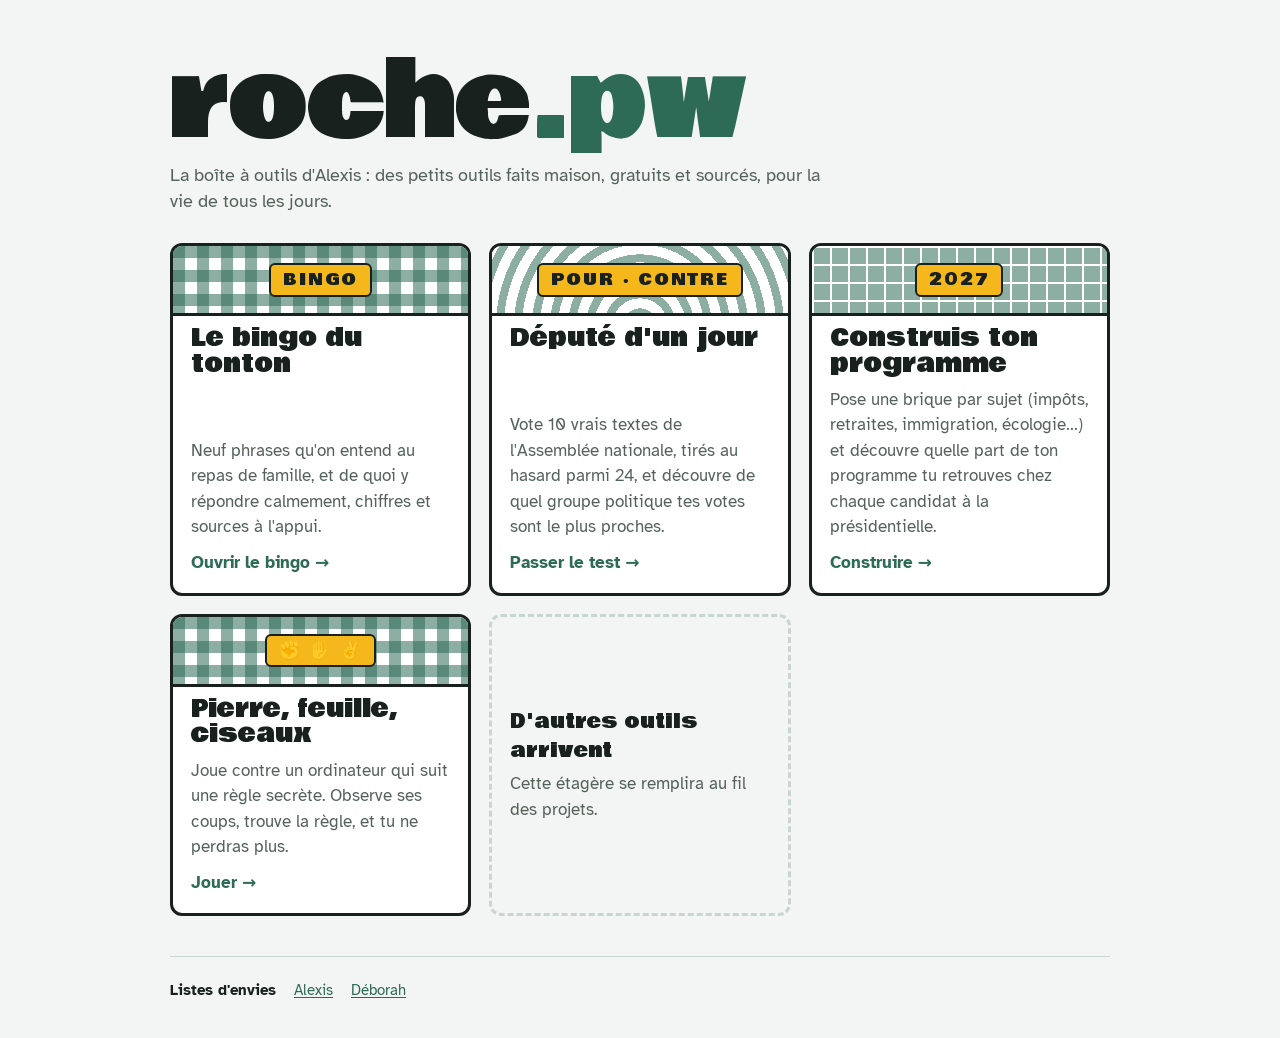
<file: site/index.html>
<!DOCTYPE html>
<html lang="fr">
<head>
<meta charset="utf-8">
<meta name="viewport" content="width=device-width, initial-scale=1">
<title>roche.pw · la boîte à outils</title>
<link rel="icon" href="/favicon.svg" type="image/svg+xml">
<link rel="icon" href="/favicon-32.png" type="image/png" sizes="32x32">
<link rel="apple-touch-icon" href="/apple-touch-icon.png">
<meta name="description" content="Petits outils faits maison par Alexis : pour les repas de famille, et la suite.">
<link rel="preconnect" href="https://fonts.googleapis.com">
<link rel="preconnect" href="https://fonts.gstatic.com" crossorigin>
<link href="https://fonts.googleapis.com/css2?family=Bowlby+One&family=Atkinson+Hyperlegible:wght@400;700&display=swap" rel="stylesheet">
<style>
/* Plan : un établi. Le nom du site en grand, puis une étagère de cartes, une par outil ;
   les listes d'envies restent discrètes en pied de page. Même palette que les outils. */
:root {
  --paper: #f2f5f3; --card: #ffffff; --ink: #18211d; --muted: #55625c;
  --cloth: #2e6b57; --cloth-soft: #dbe9e2; --stamp: #f4b81c; --line: #c9d6cf;
  --display: "Bowlby One", "Arial Black", Impact, sans-serif;
  --body: "Atkinson Hyperlegible", "Segoe UI", system-ui, sans-serif;
  color-scheme: light;
}
@media (prefers-color-scheme: dark) {
  :root { --paper: #111815; --card: #19221e; --ink: #e5ece8; --muted: #9fb0a8;
    --cloth: #6fbf9f; --cloth-soft: #22342c; --line: #2d3c35; color-scheme: dark; }
}
* { box-sizing: border-box; }
html, body { margin: 0; }
body { background: var(--paper); color: var(--ink); font: 17px/1.5 var(--body); }
a { color: var(--cloth); text-underline-offset: 2px; }
a:focus-visible { outline: 3px solid var(--stamp); outline-offset: 3px; }
.wrap { max-width: 980px; margin: 0 auto; padding: 0 20px; }

header { padding: 56px 0 28px; display: grid; gap: 12px; }
.domaine { font-family: var(--display); font-weight: 400; font-size: clamp(3rem, 12vw, 6.5rem); line-height: .9; margin: 0; letter-spacing: -.01em; }
.domaine span { color: var(--cloth); }
.lede { margin: 0; max-width: 56ch; color: var(--muted); font-size: 1.12rem; }

.etagere { display: grid; grid-template-columns: repeat(auto-fill, minmax(280px, 1fr)); gap: 18px; padding-bottom: 40px; }
.outil {
  display: grid; grid-template-rows: auto 1fr auto; gap: 10px; text-decoration: none; color: var(--ink);
  background: var(--card); border: 3px solid var(--ink); border-radius: 12px; overflow: hidden;
  transition: transform .15s ease, box-shadow .15s ease;
}
.outil:hover { transform: translateY(-3px); box-shadow: 0 6px 0 var(--ink); }
@media (prefers-reduced-motion: reduce) { .outil { transition: none; } .outil:hover { transform: none; } }
.vichy {
  height: 70px; border-bottom: 3px solid var(--ink);
  background-color: var(--card);
  background-image:
    linear-gradient(90deg, color-mix(in srgb, var(--cloth) 55%, transparent) 50%, transparent 50%),
    linear-gradient(color-mix(in srgb, var(--cloth) 55%, transparent) 50%, transparent 50%);
  background-size: 24px 24px;
  display: grid; place-items: center;
}
.vichy.hemicycle {
  background-image: repeating-radial-gradient(circle at 50% 120%, transparent 0 10px, color-mix(in srgb, var(--cloth) 55%, transparent) 10px 18px);
  background-size: auto;
}
.vichy.briques-deco {
  background-image: linear-gradient(var(--card) 2px, transparent 2px), linear-gradient(90deg, var(--card) 2px, transparent 2px), linear-gradient(90deg, var(--card) 2px, transparent 2px);
  background-size: 36px 18px, 36px 36px, 36px 36px; background-position: 0 0, 0 0, 18px 18px;
  background-color: color-mix(in srgb, var(--cloth) 55%, var(--card));
}
.vichy b { font-family: var(--display); font-weight: 400; background: var(--stamp); color: #18211d; padding: 2px 12px; border: 2px solid #18211d; border-radius: 6px; letter-spacing: .1em; }
.outil h2 { margin: 0; padding: 0 18px; font-family: var(--display); font-weight: 400; font-size: 1.5rem; line-height: 1.05; }
.outil p { margin: 0; padding: 0 18px; color: var(--muted); }
.outil .go { padding: 0 18px 18px; font-weight: 700; color: var(--cloth); }

.a-venir { border: 3px dashed var(--line); border-radius: 12px; padding: 18px; display: grid; align-content: center; gap: 6px; color: var(--muted); }
.a-venir b { font-family: var(--display); font-weight: 400; font-size: 1.2rem; color: var(--ink); }
.a-venir p { margin: 0; }

footer { border-top: 1px solid var(--line); padding: 22px 0 36px; display: flex; flex-wrap: wrap; gap: 8px 18px; align-items: baseline; color: var(--muted); font-size: .95rem; }
footer strong { color: var(--ink); }
</style>
</head>
<body>
<div class="wrap">
  <header>
    <h1 class="domaine">roche<span>.pw</span></h1>
    <p class="lede">La boîte à outils d'Alexis : des petits outils faits maison, gratuits et sourcés, pour la vie de tous les jours.</p>
  </header>

  <main class="etagere" aria-label="Les outils">
    <a class="outil" href="/bingo/">
      <div class="vichy" aria-hidden="true"><b>BINGO</b></div>
      <h2>Le bingo du tonton</h2>
      <p>Neuf phrases qu'on entend au repas de famille, et de quoi y répondre calmement, chiffres et sources à l'appui.</p>
      <span class="go">Ouvrir le bingo →</span>
    </a>
    <a class="outil" href="/depute/">
      <div class="vichy hemicycle" aria-hidden="true"><b>POUR · CONTRE</b></div>
      <h2>Député d'un jour</h2>
      <p>Vote 10 vrais textes de l'Assemblée nationale, tirés au hasard parmi 24, et découvre de quel groupe politique tes votes sont le plus proches.</p>
      <span class="go">Passer le test →</span>
    </a>
    <a class="outil" href="/programme/">
      <div class="vichy briques-deco" aria-hidden="true"><b>2027</b></div>
      <h2>Construis ton programme</h2>
      <p>Pose une brique par sujet (impôts, retraites, immigration, écologie…) et découvre quelle part de ton programme tu retrouves chez chaque candidat à la présidentielle.</p>
      <span class="go">Construire →</span>
    </a>
    <a class="outil" href="/pfc/">
      <div class="vichy" aria-hidden="true"><b>✊ ✋ ✌️</b></div>
      <h2>Pierre, feuille, ciseaux</h2>
      <p>Joue contre un ordinateur qui suit une règle secrète. Observe ses coups, trouve la règle, et tu ne perdras plus.</p>
      <span class="go">Jouer →</span>
    </a>
    <div class="a-venir">
      <b>D'autres outils arrivent</b>
      <p>Cette étagère se remplira au fil des projets.</p>
    </div>
  </main>

  <footer>
    <strong>Listes d'envies</strong>
    <a href="https://www.amazon.fr/hz/wishlist/ls/1I4UPG0DDMZ7A?ref_=wl_share">Alexis</a>
    <a href="https://www.amazon.fr/hz/wishlist/ls/3MLFLNXS7TU66?ref_=wl_share">Déborah</a>
  </footer>
</div>
</body>
</html>
</file>
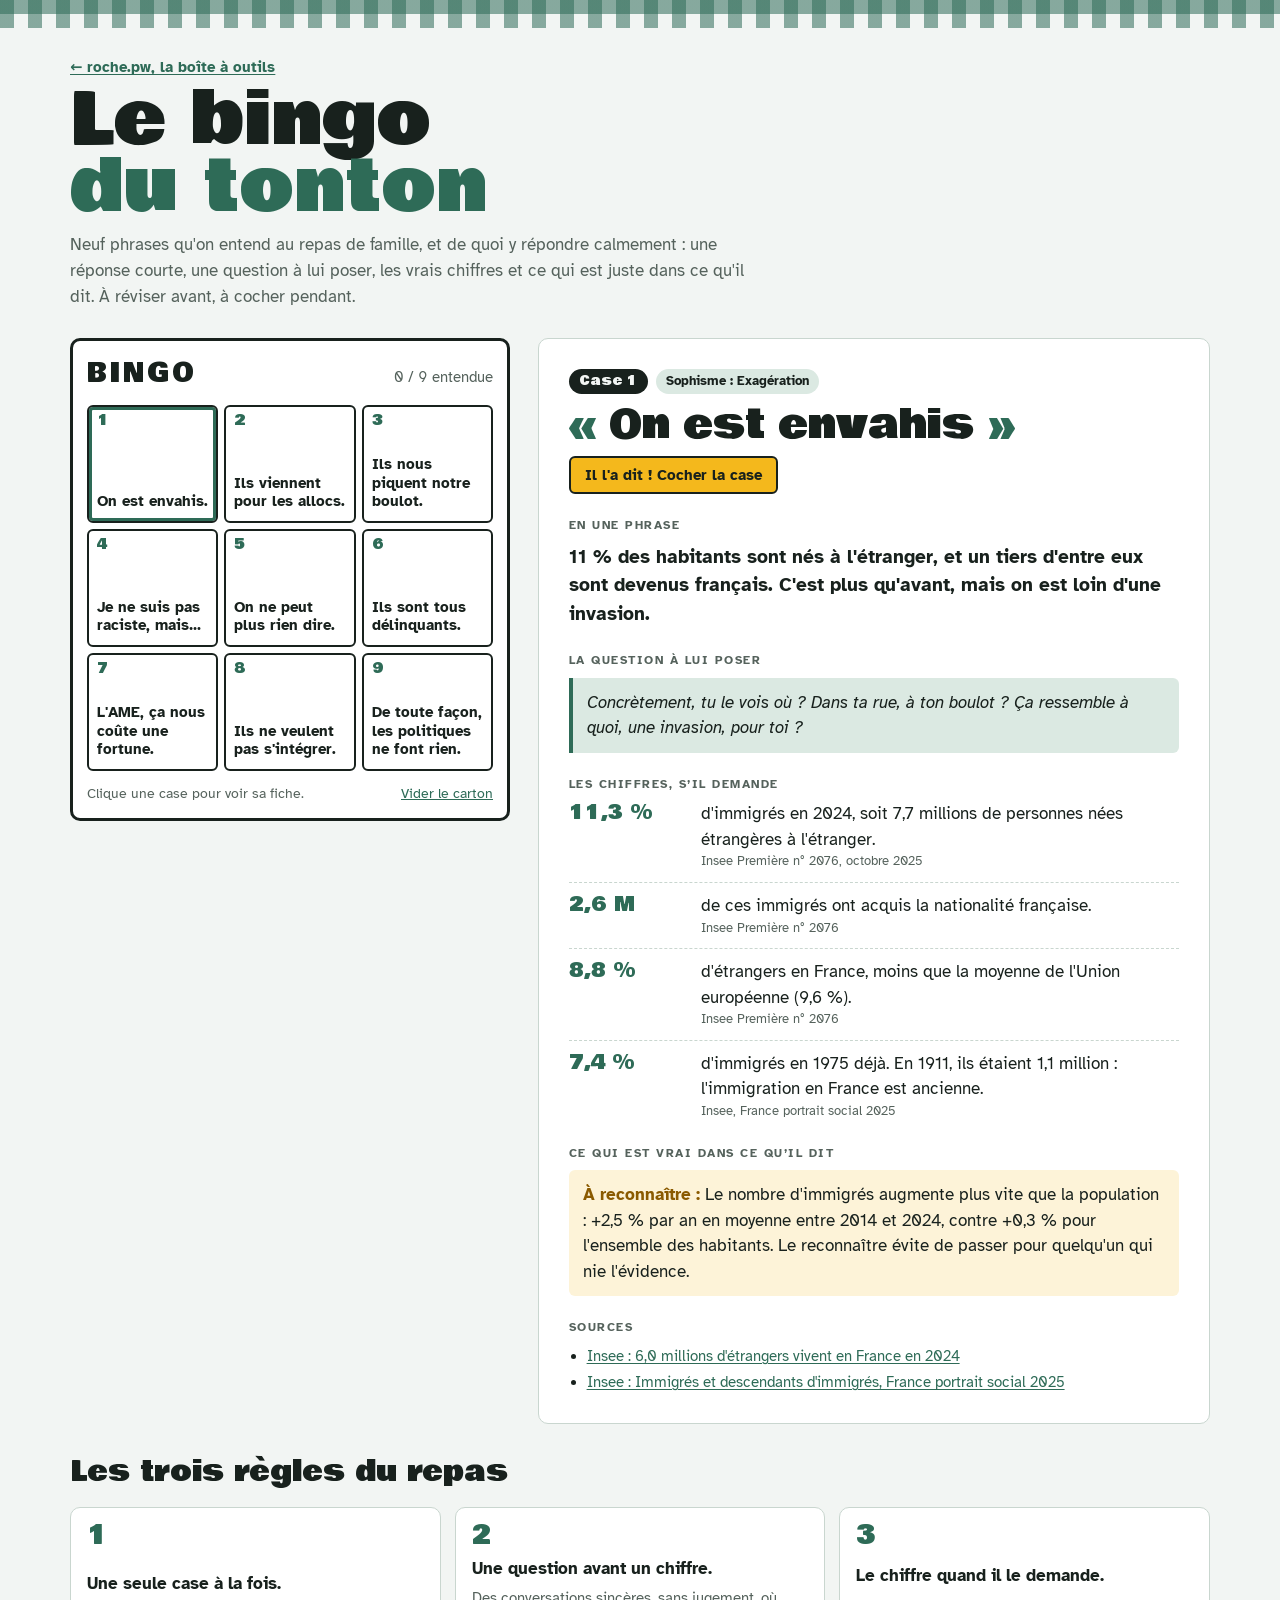
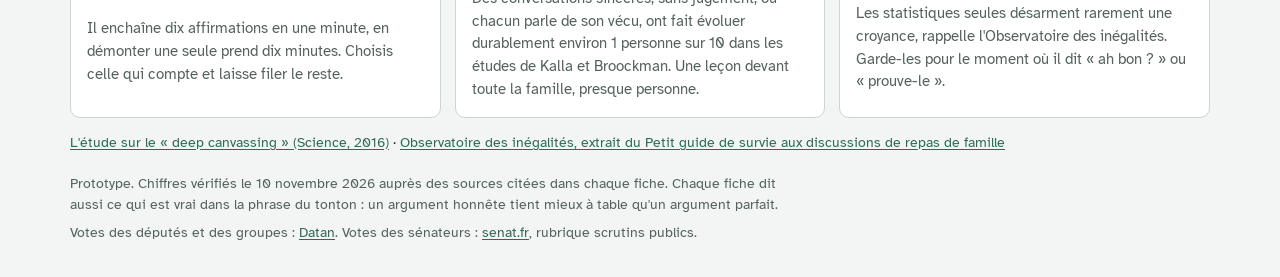
<file: site/bingo/index.html>
<!DOCTYPE html>
<html lang="fr">
<head>
<meta charset="utf-8">
<meta name="viewport" content="width=device-width, initial-scale=1">
<title>Le bingo du tonton</title>
<link rel="icon" href="/favicon.svg" type="image/svg+xml">
<link rel="icon" href="/favicon-32.png" type="image/png" sizes="32x32">
<link rel="apple-touch-icon" href="/apple-touch-icon.png">
<link rel="preconnect" href="https://fonts.googleapis.com">
<link rel="preconnect" href="https://fonts.gstatic.com" crossorigin>
<link href="https://fonts.googleapis.com/css2?family=Bowlby+One&family=Atkinson+Hyperlegible:ital,wght@0,400;0,700;1,400&display=swap" rel="stylesheet">
<style>
/* Plan : une grille de bingo posée sur une nappe vichy verte ; la case cochée reçoit un coup de tampon jaune.
   À gauche le carton, à droite la fiche de la case choisie ; tout s'empile sur téléphone. */
:root {
  --paper: #f2f5f3;
  --card: #ffffff;
  --ink: #18211d;
  --muted: #55625c;
  --cloth: #2e6b57;
  --cloth-soft: #dbe9e2;
  --stamp: #f4b81c;
  --line: #c9d6cf;
  --true: #8a5a00;
  --true-bg: #fdf3d8;
  --display: "Bowlby One", "Arial Black", Impact, sans-serif;
  --body: "Atkinson Hyperlegible", "Segoe UI", system-ui, sans-serif;
  color-scheme: light;
}
@media (prefers-color-scheme: dark) {
  :root:not([data-theme="light"]) {
    --paper: #111815; --card: #19221e; --ink: #e5ece8; --muted: #9fb0a8;
    --cloth: #6fbf9f; --cloth-soft: #22342c; --stamp: #f4b81c; --line: #2d3c35;
    --true: #f4c95d; --true-bg: #2c2615; color-scheme: dark;
  }
}
:root[data-theme="dark"] {
  --paper: #111815; --card: #19221e; --ink: #e5ece8; --muted: #9fb0a8;
  --cloth: #6fbf9f; --cloth-soft: #22342c; --stamp: #f4b81c; --line: #2d3c35;
  --true: #f4c95d; --true-bg: #2c2615; color-scheme: dark;
}
* { box-sizing: border-box; }
html, body { margin: 0; }
body { background: var(--paper); color: var(--ink); font-family: var(--body); font-size: 17px; line-height: 1.5; }
a { color: var(--cloth); text-underline-offset: 2px; }
a:focus-visible, button:focus-visible { outline: 3px solid var(--stamp); outline-offset: 2px; }

.nappe {
  height: 28px;
  background-color: var(--paper);
  background-image:
    linear-gradient(90deg, color-mix(in srgb, var(--cloth) 55%, transparent) 50%, transparent 50%),
    linear-gradient(color-mix(in srgb, var(--cloth) 55%, transparent) 50%, transparent 50%);
  background-size: 28px 28px;
}
header { max-width: 1180px; margin: 0 auto; padding: 28px 20px 8px; display: grid; gap: 10px; }
.retour { font-size: .92rem; font-weight: 700; justify-self: start; }
h1 { font-family: var(--display); font-weight: 400; font-size: clamp(2.4rem, 7vw, 4.4rem); line-height: .95; margin: 0; letter-spacing: .01em; text-wrap: balance; }
h1 span { color: var(--cloth); }
.lede { max-width: 62ch; margin: 0; color: var(--muted); font-size: 1.08rem; }

main { max-width: 1180px; margin: 0 auto; padding: 20px; display: grid; grid-template-columns: minmax(300px, 440px) 1fr; gap: 28px; align-items: start; }
@media (max-width: 860px) { main { grid-template-columns: 1fr; } }

/* Carton */
.carton { background: var(--card); border: 3px solid var(--ink); border-radius: 10px; padding: 14px; position: sticky; top: 14px; display: grid; gap: 12px; }
@media (max-width: 860px) { .carton { position: static; } }
.carton-top { display: flex; justify-content: space-between; align-items: baseline; gap: 10px; }
.carton-top b { font-family: var(--display); font-weight: 400; font-size: 1.6rem; letter-spacing: .12em; }
.score { font-variant-numeric: tabular-nums; color: var(--muted); font-size: .95rem; }
.grille { display: grid; grid-template-columns: repeat(3, 1fr); gap: 6px; }
.case {
  position: relative; min-height: 118px; padding: 26px 8px 10px; border: 2px solid var(--ink); border-radius: 6px;
  background: var(--card); color: var(--ink); font: 700 .93rem/1.25 var(--body); text-align: left; cursor: pointer;
  display: flex; align-items: flex-end; transition: transform .12s ease, background .12s ease;
}
.case:hover { background: var(--cloth-soft); }
.case .num { position: absolute; top: 5px; left: 8px; font-family: var(--display); font-weight: 400; font-size: .9rem; color: var(--cloth); }
.case[aria-current="true"] { box-shadow: inset 0 0 0 3px var(--cloth); }
.case.coche::after {
  content: ""; position: absolute; width: 78px; height: 78px; right: 6px; top: 8px; border-radius: 50%;
  background: radial-gradient(circle at 45% 45%, color-mix(in srgb, var(--stamp) 75%, transparent) 0 58%, color-mix(in srgb, var(--stamp) 45%, transparent) 62% 70%, transparent 72%);
  mix-blend-mode: multiply; pointer-events: none; animation: tampon .22s ease-out;
}
:root[data-theme="dark"] .case.coche::after { mix-blend-mode: screen; opacity: .55; }
@media (prefers-color-scheme: dark) { :root:not([data-theme="light"]) .case.coche::after { mix-blend-mode: screen; opacity: .55; } }
@keyframes tampon { from { transform: scale(1.4); opacity: 0; } to { transform: scale(1); opacity: 1; } }
@media (prefers-reduced-motion: reduce) { .case.coche::after { animation: none; } .case { transition: none; } }
.bingo { display: none; background: var(--ink); color: var(--paper); border-radius: 6px; padding: 10px 12px; font-weight: 700; }
.bingo.on { display: block; }
.bingo b { font-family: var(--display); font-weight: 400; letter-spacing: .08em; color: var(--stamp); margin-right: 6px; }
.carton-bas { display: flex; justify-content: space-between; align-items: center; gap: 10px; font-size: .88rem; color: var(--muted); }
.lien-btn { background: none; border: 0; padding: 0; color: var(--cloth); font: inherit; text-decoration: underline; cursor: pointer; }

/* Fiche */
.fiche { background: var(--card); border: 1px solid var(--line); border-radius: 10px; padding: clamp(18px, 3vw, 30px); display: grid; gap: 22px; }
.fiche-tete { display: grid; gap: 10px; }
.chips { display: flex; flex-wrap: wrap; gap: 8px; align-items: center; }
.chip { font-size: .8rem; font-weight: 700; padding: 3px 10px; border-radius: 99px; background: var(--cloth-soft); color: var(--ink); }
.chip.num { background: var(--ink); color: var(--paper); font-family: var(--display); font-weight: 400; letter-spacing: .05em; }
.phrase { font-family: var(--display); font-weight: 400; font-size: clamp(1.6rem, 3.6vw, 2.5rem); line-height: 1.05; margin: 0; text-wrap: balance; }
.phrase::before { content: "« "; color: var(--cloth); } .phrase::after { content: " »"; color: var(--cloth); }
.cocher { justify-self: start; border: 2px solid var(--ink); background: var(--stamp); color: #18211d; font: 700 .95rem var(--body); padding: 8px 14px; border-radius: 6px; cursor: pointer; }
.cocher[aria-pressed="true"] { background: var(--card); color: var(--ink); }
.bloc { display: grid; gap: 8px; max-width: 68ch; }
.bloc h3 { margin: 0; font-size: .78rem; letter-spacing: .12em; text-transform: uppercase; color: var(--muted); }
.court { font-size: 1.2rem; font-weight: 700; margin: 0; }
.question { margin: 0; padding: 12px 14px; border-left: 4px solid var(--cloth); background: var(--cloth-soft); border-radius: 0 6px 6px 0; font-style: italic; }
.chiffres { list-style: none; padding: 0; margin: 0; display: grid; gap: 10px; }
.chiffres li { display: grid; grid-template-columns: 7.5rem 1fr; gap: 12px; align-items: baseline; padding-bottom: 10px; border-bottom: 1px dashed var(--line); }
.chiffres li:last-child { border-bottom: 0; padding-bottom: 0; }
.chiffres .val { font-family: var(--display); font-weight: 400; font-size: 1.25rem; line-height: 1.1; color: var(--cloth); font-variant-numeric: tabular-nums; }
.chiffres .src { display: block; font-size: .82rem; color: var(--muted); }
@media (max-width: 480px) { .chiffres li { grid-template-columns: 1fr; gap: 2px; } }
.vrai { margin: 0; padding: 12px 14px; background: var(--true-bg); border-radius: 6px; }
.vrai strong { color: var(--true); }
.votes { margin: 0; }
.sources { margin: 0; padding-left: 1.1rem; font-size: .92rem; display: grid; gap: 4px; }

/* Règles */
.regles { max-width: 1180px; margin: 0 auto; padding: 8px 20px 20px; display: grid; gap: 14px; }
.regles h2 { font-family: var(--display); font-weight: 400; font-size: 1.7rem; margin: 0; }
.regles ol { list-style: none; margin: 0; padding: 0; display: grid; grid-template-columns: repeat(3, 1fr); gap: 14px; counter-reset: r; }
@media (max-width: 860px) { .regles ol { grid-template-columns: 1fr; } }
.regles li { counter-increment: r; background: var(--card); border: 1px solid var(--line); border-radius: 10px; padding: 16px; display: grid; gap: 6px; }
.regles li::before { content: counter(r); font-family: var(--display); font-size: 1.6rem; line-height: 1; color: var(--cloth); }
.regles li b { font-size: 1.05rem; }
.regles li p { margin: 0; color: var(--muted); font-size: .95rem; }
footer { max-width: 1180px; margin: 0 auto; padding: 0 20px 28px; color: var(--muted); font-size: .88rem; }
footer p { max-width: 80ch; margin: 0 0 6px; }
</style>
</head>
<body>
<div class="nappe" aria-hidden="true"></div>
<header>
  <a class="retour" href="/">← roche.pw, la boîte à outils</a>
  <h1>Le bingo<br><span>du tonton</span></h1>
  <p class="lede">Neuf phrases qu'on entend au repas de famille, et de quoi y répondre calmement : une réponse courte, une question à lui poser, les vrais chiffres et ce qui est juste dans ce qu'il dit. À réviser avant, à cocher pendant.</p>
</header>

<main>
  <section class="carton" aria-label="Carton de bingo">
    <div class="carton-top"><b>BINGO</b><span class="score" id="score">0 / 9 entendues</span></div>
    <div class="grille" id="grille"></div>
    <div class="bingo" id="bingo" role="status"><b>BINGO !</b>Une ligne complète. Respire, ressers-toi du fromage.</div>
    <div class="carton-bas"><span>Clique une case pour voir sa fiche.</span><button class="lien-btn" id="reset" type="button">Vider le carton</button></div>
  </section>
  <article class="fiche" id="fiche" aria-live="polite"></article>
</main>

<section class="regles" aria-labelledby="regles-titre">
  <h2 id="regles-titre">Les trois règles du repas</h2>
  <ol>
    <li><b>Une seule case à la fois.</b><p>Il enchaîne dix affirmations en une minute, en démonter une seule prend dix minutes. Choisis celle qui compte et laisse filer le reste.</p></li>
    <li><b>Une question avant un chiffre.</b><p>Des conversations sincères, sans jugement, où chacun parle de son vécu, ont fait évoluer durablement environ 1 personne sur 10 dans les études de Kalla et Broockman. Une leçon devant toute la famille, presque personne.</p></li>
    <li><b>Le chiffre quand il le demande.</b><p>Les statistiques seules désarment rarement une croyance, rappelle l'Observatoire des inégalités. Garde-les pour le moment où il dit « ah bon ? » ou « prouve-le ».</p></li>
  </ol>
  <p style="margin:0;font-size:.9rem"><a href="https://www.sciencedaily.com/releases/2016/04/160407150305.htm">L'étude sur le « deep canvassing » (Science, 2016)</a> · <a href="https://www.inegalites.fr/Oui-mais-moi-j-en-connais-un-qui-Les-moyennes-les-distributions-et-les">Observatoire des inégalités, extrait du Petit guide de survie aux discussions de repas de famille</a></p>
</section>

<footer>
  <p>Prototype. Chiffres vérifiés le 10 novembre 2026 auprès des sources citées dans chaque fiche. Chaque fiche dit aussi ce qui est vrai dans la phrase du tonton : un argument honnête tient mieux à table qu'un argument parfait.</p>
  <p>Votes des députés et des groupes : <a href="https://datan.fr/">Datan</a>. Votes des sénateurs : <a href="https://www.senat.fr/">senat.fr</a>, rubrique scrutins publics.</p>
</footer>

<script>
const FICHES = [
  {
    id: "envahis", phrase: "On est envahis.", sophisme: "Exagération",
    court: "11 % des habitants sont nés à l'étranger, et un tiers d'entre eux sont devenus français. C'est plus qu'avant, mais on est loin d'une invasion.",
    question: "Concrètement, tu le vois où ? Dans ta rue, à ton boulot ? Ça ressemble à quoi, une invasion, pour toi ?",
    chiffres: [
      ["11,3 %", "d'immigrés en 2024, soit 7,7 millions de personnes nées étrangères à l'étranger.", "Insee Première n° 2076, octobre 2025"],
      ["2,6 M", "de ces immigrés ont acquis la nationalité française.", "Insee Première n° 2076"],
      ["8,8 %", "d'étrangers en France, moins que la moyenne de l'Union européenne (9,6 %).", "Insee Première n° 2076"],
      ["7,4 %", "d'immigrés en 1975 déjà. En 1911, ils étaient 1,1 million : l'immigration en France est ancienne.", "Insee, France portrait social 2025"]
    ],
    vrai: "Le nombre d'immigrés augmente plus vite que la population : +2,5 % par an en moyenne entre 2014 et 2024, contre +0,3 % pour l'ensemble des habitants. Le reconnaître évite de passer pour quelqu'un qui nie l'évidence.",
    votes: null,
    sources: [
      ["Insee : 6,0 millions d'étrangers vivent en France en 2024", "https://www.insee.fr/fr/statistiques/8651304"],
      ["Insee : Immigrés et descendants d'immigrés, France portrait social 2025", "https://www.insee.fr/fr/statistiques/8612512"]
    ]
  },
  {
    id: "allocs", phrase: "Ils viennent pour les allocs.", sophisme: "Généralisation hâtive",
    court: "Les études de l'OCDE et du Conseil d'analyse économique trouvent que l'immigration pèse très peu sur les finances publiques, dans un sens comme dans l'autre.",
    question: "Toi, il faudrait quoi pour que tu quittes ta famille et ton pays ? Une allocation, vraiment ?",
    chiffres: [
      ["−1 à +1 %", "du PIB : la contribution nette des immigrés aux finances publiques dans la plupart des 25 pays étudiés, entre 2006 et 2018.", "OCDE, Perspectives des migrations internationales 2021"],
      ["+1,02 %", "du PIB en France en comptant ce que chacun paie et reçoit. −0,85 % si on leur attribue en plus une part des dépenses communes (armée, routes…).", "OCDE 2021, repris par La finance pour tous"],
      ["± 0,5 %", "du PIB selon la synthèse du CAE, surtout parce que les immigrés sont plus souvent en âge de travailler.", "CAE Focus n° 072, 2021"]
    ],
    vrai: "Individuellement, un immigré est plus souvent au chômage et rapporte moins qu'un natif. Mais selon l'OCDE, c'est surtout parce qu'il cotise moins, pas parce qu'il touche plus d'aides. La vraie piste, c'est donc l'accès à l'emploi.",
    votes: null,
    sources: [
      ["OCDE : Impact budgétaire de l'immigration dans les pays de l'OCDE (2021)", "https://www.oecd.org/fr/publications/2021/10/international-migration-outlook-2021_ea4f9277/full-report/component-8.html"],
      ["La finance pour tous : l'immigration n'est pas un fardeau pour les finances publiques", "https://www.lafinancepourtous.com/2021/11/17/limmigration-nest-pas-un-fardeau-pour-les-finances-publiques/"],
      ["CAE : Immigration et finances publiques (Lionel Ragot, 2021)", "https://cae-eco.fr/static/pdf/cae-focus072.pdf"]
    ]
  },
  {
    id: "boulot", phrase: "Ils nous piquent notre boulot.", sophisme: "Le gâteau de taille fixe",
    court: "En moyenne, l'immigration ne fait pas baisser les salaires des Français. Les immigrés consomment aussi, et ça crée de l'emploi.",
    question: "Tu connais quelqu'un qui a perdu sa place à cause d'un immigré ? Comment ça s'est passé, exactement ?",
    chiffres: [
      ["0", "effet mesuré sur les salaires des natifs de même diplôme et de même expérience, en France.", "CEPII, Edo et Toubal, 2014"],
      ["1990-2010", "pas d'effet négatif sur le salaire moyen des natifs à long terme. Le salaire des moins diplômés a même plutôt progressé.", "Thèse d'Anthony Edo, École d'économie de Paris"]
    ],
    vrai: "Quand l'arrivée est brutale et massive, comme celle des rapatriés d'Algérie en 1962, les salaires ou l'emploi des travailleurs les plus proches ont baissé les premières années. Et l'emploi des natifs peut reculer quand des immigrés acceptent de moins bonnes conditions. C'est un argument pour faire respecter le droit du travail pour tout le monde.",
    votes: null,
    sources: [
      ["CEPII : L'immigration en France, quelles réactions des salaires et de l'emploi ?", "https://ideas.repec.org/a/cii/cepill/2014-347.html"],
      ["École d'économie de Paris : Immigration, wages and employment, evidence from France", "https://www.parisschoolofeconomics.eu/en/publications-hal/immigration-salaires-et-emplois-quels-effets-en-france"],
      ["Slate / The Conversation : l'effet de l'immigration sur l'emploi et les salaires", "https://www.slate.fr/story/174795/economie-immigration-effet-salaires-emploi-qualification"]
    ]
  },
  {
    id: "pas-raciste", phrase: "Je ne suis pas raciste, mais…", sophisme: "Précaution oratoire",
    court: "À CV identique, un nom à consonance maghrébine reçoit nettement moins de réponses. Le racisme ordinaire, c'est aussi ça, sans que personne se pense raciste.",
    question: "Mais quoi ? Vas-y, finis ta phrase, je t'écoute.",
    chiffres: [
      ["−31,5 %", "de chances d'être rappelé pour un candidat au nom maghrébin, à CV de qualité comparable.", "Testing Dares / IPP / ISM Corum, 2019-2021"],
      ["22,8 %", "de rappels contre 33,3 % pour un nom à consonance française, sur 2 400 offres d'emploi.", "Dares Analyses n° 67, 2021"],
      ["× 1,5", "c'est combien de CV en plus il faut envoyer pour obtenir autant de réponses.", "Note IPP n° 76, 2021"]
    ],
    vrai: "Ton tonton n'est sans doute pas un méchant, et il ne se pense pas raciste. Parler de ce qu'il dit plutôt que de ce qu'il est lui évite de se braquer.",
    votes: null,
    sources: [
      ["Insee : les discriminations subies par les personnes d'origine maghrébine", "https://www.insee.fr/fr/statistiques/6793310"],
      ["Observatoire des inégalités : nettement discriminées à l'embauche", "https://inegalites.fr/Les-personnes-d-origine-maghrebine-nettement-discriminees-a-l-embauche"],
      ["Note IPP n° 76 (texte intégral)", "https://shs.hal.science/halshs-03471261"]
    ]
  },
  {
    id: "rien-dire", phrase: "On ne peut plus rien dire.", sophisme: "Victimisation",
    court: "Il vient de le dire devant toute la famille, et personne ne l'en a empêché. Ce qui a changé, c'est qu'on lui répond.",
    question: "Qu'est-ce que tu voudrais dire et que tu ne peux pas ? On en parle, là, maintenant.",
    chiffres: [
      ["8 850", "victimes de crimes et délits à caractère raciste enregistrées par la police et la gendarmerie en 2023.", "Ministère de l'Intérieur"],
      ["6 400", "contraventions racistes en plus la même année. Les mots ont des conséquences pour ceux qui les reçoivent.", "Ministère de l'Intérieur"]
    ],
    vrai: "Certains propos sont bien punis : l'injure raciale ou la provocation à la haine. Ce n'est pas nouveau, c'est encadré depuis la loi sur la presse de 1881 et la loi Pleven de 1972. Le reste, on a le droit de le dire, et les autres ont le droit de répondre.",
    votes: null,
    sources: [
      ["Ministère de l'Intérieur : les atteintes à caractère raciste, xénophobe ou antireligieux en 2023", "https://www.interieur.gouv.fr/actualites/communiques-de-presse/atteintes-a-caractere-raciste-xenophobe-ou-antireligieux-en-2023"]
    ]
  },
  {
    id: "delinquants", phrase: "Ils sont tous délinquants.", sophisme: "Corrélation n'est pas causalité",
    court: "Les étrangers sont surreprésentés dans les statistiques de police. Mais plus d'immigration ne fait pas monter la délinquance, et à âge, sexe et situation sociale égaux, l'écart s'efface en grande partie.",
    question: "Les jeunes qui font des bêtises dans ton coin, qu'est-ce qu'ils ont en commun ? C'est la nationalité ou la galère ?",
    chiffres: [
      ["17 %", "des personnes mises en cause en 2023 sont étrangères, pour environ 8 % de la population. Donc 83 % sont françaises.", "Ministère de l'Intérieur (SSMSI), via vie-publique.fr"],
      ["55 pays", "étudiés sur trente ans : pas de corrélation entre hausse de l'immigration et hausse de la criminalité. Pas de lien de cause non plus sur 215 régions européennes.", "Marie et Pinotti, Journal of Economic Perspectives, 2024"],
      ["≈ 0", "d'écart entre nationaux et étrangers une fois comparés à même sexe, âge, situation sociale et niveau d'études (données suisses).", "André Kuhn, criminologue, Universités de Lausanne, Neuchâtel et Genève"]
    ],
    vrai: "La surreprésentation existe, il ne faut pas la nier. Elle s'explique surtout par une population plus jeune, plus masculine et plus précaire, et en partie par des contrôles plus ciblés. Les chercheurs notent aussi que les politiques qui poussent vers la clandestinité augmentent le risque de délinquance.",
    votes: null,
    sources: [
      ["vie-publique.fr : insécurité et délinquance, les premiers chiffres 2023", "https://www.vie-publique.fr/en-bref/292849-insecurite-et-delinquance-les-premiers-chiffres-2023"],
      ["Erasmus School of Economics : l'étude de Marie et Pinotti (en anglais)", "https://www.eur.nl/en/ese/news/study-debunks-beliefs-about-immigration-and-crime"],
      ["Marie et Pinotti, Immigration and Crime: An International Perspective (article)", "https://doi.org/10.1257/jep.38.1.181"],
      ["André Kuhn : comment s'explique la surreprésentation des étrangers dans la criminalité ?", "https://infoprisons.ch/wp-content/uploads/2020/11/bulletin_7_criminalite-etrangers-vivre_ensemble2012-09-no139.pdf"]
    ]
  },
  {
    id: "ame", phrase: "L'AME, ça nous coûte une fortune.", sophisme: "Chiffre sans échelle",
    court: "L'aide médicale d'État coûte environ 1,4 milliard d'euros par an, soit à peu près 0,5 % des dépenses de santé de la Sécu.",
    question: "Si quelqu'un a une maladie contagieuse dans le bus que tu prends, tu préfères qu'il se soigne tôt, ou qu'il attende d'arriver aux urgences ?",
    chiffres: [
      ["1,39 Md€", "de dépenses réelles d'AME en 2024, soins urgents compris.", "Rapport de la commission des finances du Sénat"],
      ["465 208", "bénéficiaires fin 2024 : des personnes sans papiers, en France depuis plus de trois mois, avec de faibles ressources.", "Sénat ; Europe 1 / AFP"],
      ["≈ 0,5 %", "des dépenses de santé prévues par la Sécu en 2024.", "Europe 1 / AFP"]
    ],
    vrai: "Les dépenses ont augmenté d'environ 70 % en dix ans, à cause du nombre de bénéficiaires et du coût des soins, selon le Sénat. Débattre de son fonctionnement est légitime ; dire qu'elle ruine le pays ne l'est pas.",
    votes: "Le RN propose depuis des années de remplacer l'AME par une aide médicale d'urgence, limitée aux soins urgents, et a déposé des amendements en ce sens au budget 2025. Le rapport de la commission des finances du Sénat demande lui aussi une réforme. Ceux qui défendent l'AME telle qu'elle est avancent un argument de santé publique : soigner tôt évite les épidémies et les urgences qui coûtent plus cher.",
    sources: [
      ["Sénat : des dépenses d'AME en constante augmentation (rapport budget 2026)", "https://www.senat.fr/rap/l25-139-327/l25-139-3273.html"],
      ["Europe 1 : le gouvernement veut geler les crédits de l'AME", "https://www.europe1.fr/node/242829"],
      ["Assemblée nationale : amendement du groupe RN pour remplacer l'AME", "https://www.assemblee-nationale.fr/dyn/17/amendements/0324C/CION-SOC/AS173.pdf"]
    ]
  },
  {
    id: "integrer", phrase: "Ils ne veulent pas s'intégrer.", sophisme: "Généralisation hâtive",
    court: "Parmi les enfants d'immigrés, 94 % se sentent français, presque autant que les personnes sans aucun lien avec l'immigration (97 %).",
    question: "Tu penses à qui en disant ça ? Aux parents arrivés à 30 ans, ou à leurs enfants nés ici et qui sont allés à l'école avec les tiens ?",
    chiffres: [
      ["94 %", "des enfants de deux parents immigrés se sentent français. 71 % des immigrés eux-mêmes.", "Enquête TeO2, Ined et Insee, 27 000 personnes, publiée en mai 2026"],
      ["86 %", "des enfants de deux parents immigrés parlaient français avec leurs parents pendant leur enfance.", "TeO2"],
      ["59 %", "des descendants d'immigrés en couple vivent avec une personne d'une autre origine.", "TeO2"]
    ],
    vrai: "TeO2 montre aussi de vraies difficultés : les immigrés et descendants originaires du Maghreb et d'Afrique subsaharienne s'en sortent moins bien à l'école, pour l'emploi, le logement et les soins. Une partie de l'écart vient des discriminations qu'ils subissent (voir la case « Je ne suis pas raciste, mais… »).",
    votes: null,
    sources: [
      ["Ined : le site de l'enquête Trajectoires et Origines", "https://teo.site.ined.fr/fr"],
      ["Dossier de presse de l'ouvrage TeO2 (mai 2026)", "https://www.thuram.org/wp-content/uploads/2026/06/Trajectoires-et-origines-2.DP_.pdf"]
    ]
  },
  {
    id: "rien-faire", phrase: "De toute façon, les politiques ne font rien.", sophisme: "Affirmation invérifiable",
    court: "Une loi immigration a été votée le 19 décembre 2023, par 349 voix contre 186, après avoir été nettement durcie par le Sénat.",
    question: "Qu'est-ce qu'ils devraient faire, selon toi ? Et est-ce que la Constitution le permet ?",
    chiffres: [
      ["349 / 186", "voix pour et contre à l'Assemblée nationale le 19 décembre 2023.", "Reporterre ; Europe 1"],
      ["35 / 86", "articles censurés en tout ou partie par le Conseil constitutionnel le 25 janvier 2024, dont la plupart avaient été ajoutés par la droite sénatoriale.", "Public Sénat"],
      ["32", "de ces articles censurés pour une raison de procédure : ils n'avaient pas de lien avec le texte de départ (« cavaliers législatifs »).", "Le Club des juristes"]
    ],
    vrai: "Les mesures censurées pour cette raison de procédure n'ont pas été jugées sur le fond. Les partis qui les défendent peuvent donc les présenter à nouveau dans un autre texte, et certains l'ont annoncé.",
    votes: "La loi a été adoptée avec les voix de la majorité présidentielle de l'époque, de LR et du RN, tandis que la gauche votait contre. Un député RN a d'ailleurs fait remarquer que sans les voix de son groupe, le texte ne passait pas. Pour le détail député par député, voir Datan.",
    sources: [
      ["Reporterre : la loi Immigration en partie censurée", "https://reporterre.net/La-loi-Immigration-en-partie-censuree-par-le-Conseil-constitutionnel"],
      ["Public Sénat : le Conseil constitutionnel censure très largement le texte", "https://www.publicsenat.fr/actualites/politique/loi-immigration-le-conseil-constitutionnel-censure-32-articles-du-projet-de-loi"],
      ["Le Club des juristes : 32 articles censurés comme cavaliers législatifs", "https://www.leclubdesjuristes.com/en-bref/loi-immigration-le-conseil-constitutionnel-opte-pour-la-censure-dune-grande-partie-du-texte-4573/"],
      ["Europe 1 : le décompte des voix et la réaction du RN", "https://www.europe1.fr/node/5440"],
      ["Datan : les votes des députés", "https://datan.fr/"]
    ]
  }
];

const LIGNES = [[0,1,2],[3,4,5],[6,7,8],[0,3,6],[1,4,7],[2,5,8],[0,4,8],[2,4,6]];
const STORE = "bingo-tonton-coches";
let coches = new Set();
try { JSON.parse(localStorage.getItem(STORE) || "[]").forEach(id => coches.add(id)); } catch (e) {}
let courant = FICHES[0].id;

const grille = document.getElementById("grille");
const fiche = document.getElementById("fiche");

function sauver() { try { localStorage.setItem(STORE, JSON.stringify([...coches])); } catch (e) {} }
function esc(s) { return s.replace(/[&<>"]/g, c => ({ "&": "&amp;", "<": "&lt;", ">": "&gt;", '"': "&quot;" }[c])); }

function rendreGrille() {
  grille.innerHTML = "";
  FICHES.forEach((f, i) => {
    const b = document.createElement("button");
    b.type = "button";
    b.id = "case-" + f.id;
    b.className = "case" + (coches.has(f.id) ? " coche" : "");
    b.setAttribute("aria-current", f.id === courant ? "true" : "false");
    b.setAttribute("aria-label", f.phrase + (coches.has(f.id) ? " (entendue)" : ""));
    b.innerHTML = '<span class="num">' + (i + 1) + '</span>' + esc(f.phrase);
    b.addEventListener("click", () => { location.hash = f.id; });
    grille.appendChild(b);
  });
  document.getElementById("score").textContent = coches.size + " / 9 entendue" + (coches.size > 1 ? "s" : "");
  const bingo = LIGNES.some(l => l.every(i => coches.has(FICHES[i].id)));
  document.getElementById("bingo").classList.toggle("on", bingo);
}

function rendreFiche() {
  const i = FICHES.findIndex(f => f.id === courant);
  const f = FICHES[i];
  const on = coches.has(f.id);
  fiche.innerHTML =
    '<div class="fiche-tete">' +
      '<div class="chips"><span class="chip num">Case ' + (i + 1) + '</span><span class="chip">Sophisme : ' + esc(f.sophisme) + '</span></div>' +
      '<h2 class="phrase">' + esc(f.phrase.replace(/[.…]$/, m => m === "…" ? "…" : "")) + '</h2>' +
      '<button class="cocher" id="cocher" type="button" aria-pressed="' + on + '">' + (on ? "Décocher la case" : "Il l'a dit ! Cocher la case") + '</button>' +
    '</div>' +
    '<div class="bloc"><h3>En une phrase</h3><p class="court">' + esc(f.court) + '</p></div>' +
    '<div class="bloc"><h3>La question à lui poser</h3><p class="question">' + esc(f.question) + '</p></div>' +
    '<div class="bloc"><h3>Les chiffres, s’il demande</h3><ul class="chiffres">' +
      f.chiffres.map(c => '<li><span class="val">' + esc(c[0]) + '</span><span>' + esc(c[1]) + '<span class="src">' + esc(c[2]) + '</span></span></li>').join("") +
    '</ul></div>' +
    '<div class="bloc"><h3>Ce qui est vrai dans ce qu’il dit</h3><p class="vrai"><strong>À reconnaître : </strong>' + esc(f.vrai) + '</p></div>' +
    (f.votes ? '<div class="bloc"><h3>Ce que votent les partis</h3><p class="votes">' + esc(f.votes) + '</p></div>' : '') +
    '<div class="bloc"><h3>Sources</h3><ul class="sources">' +
      f.sources.map(s => '<li><a href="' + s[1] + '">' + esc(s[0]) + '</a></li>').join("") +
    '</ul></div>';
  document.getElementById("cocher").addEventListener("click", () => {
    if (coches.has(f.id)) coches.delete(f.id); else coches.add(f.id);
    sauver(); rendreGrille(); rendreFiche();
    document.getElementById("cocher").focus();
  });
}

function depuisHash() {
  const h = location.hash.slice(1);
  if (FICHES.some(f => f.id === h)) courant = h;
  rendreGrille(); rendreFiche();
}
window.addEventListener("hashchange", () => {
  depuisHash();
  if (window.matchMedia("(max-width: 860px)").matches) fiche.scrollIntoView({ behavior: "smooth", block: "start" });
});
document.getElementById("reset").addEventListener("click", () => { coches.clear(); sauver(); rendreGrille(); rendreFiche(); });
depuisHash();
</script>
</body>
</html>
</file>
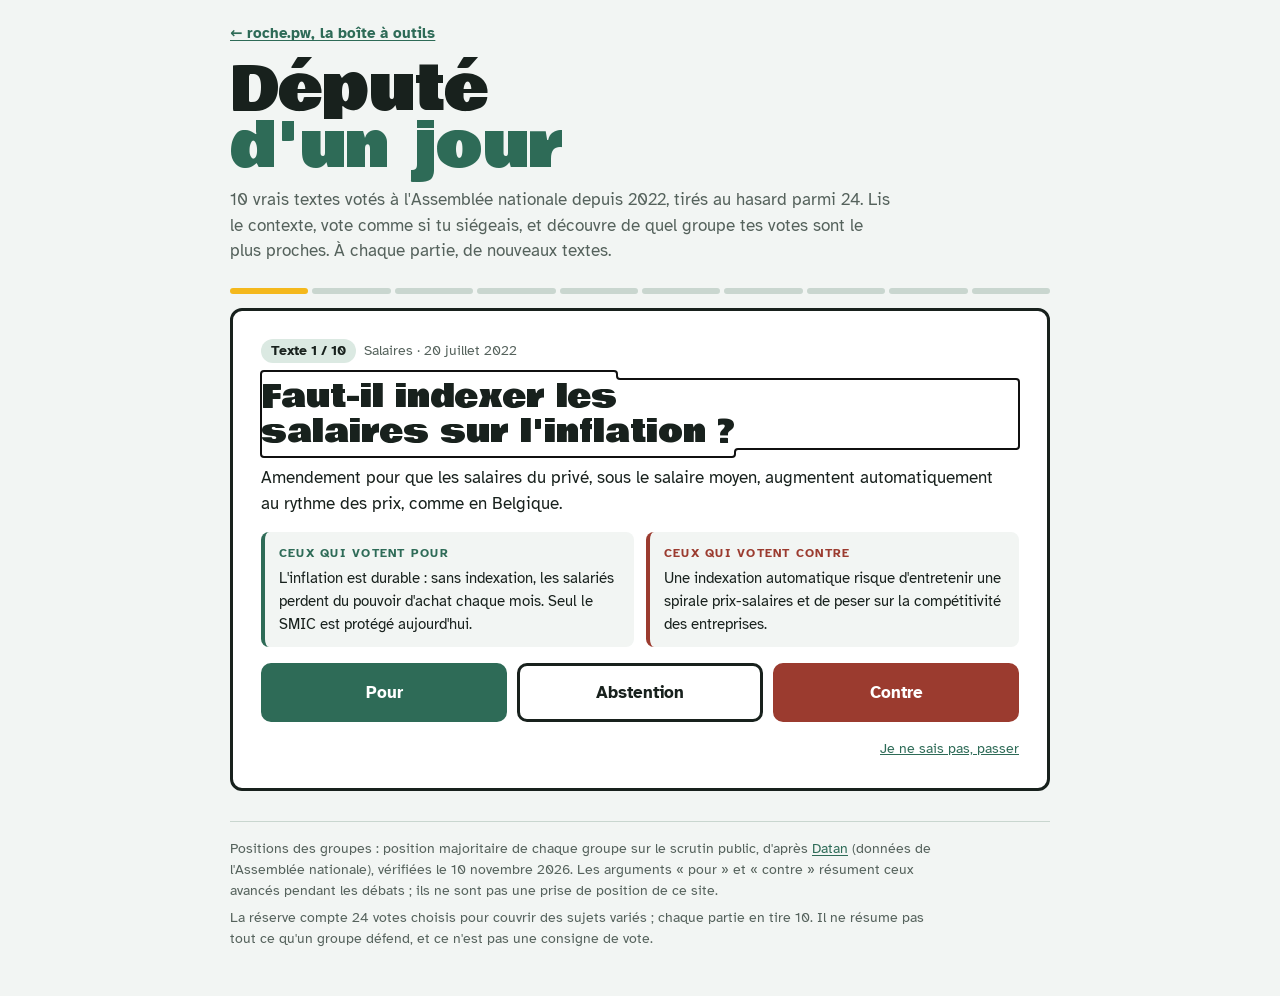
<file: site/depute/index.html>
<!DOCTYPE html>
<html lang="fr">
<head>
<meta charset="utf-8">
<meta name="viewport" content="width=device-width, initial-scale=1">
<title>Député d'un jour</title>
<link rel="icon" href="/favicon.svg" type="image/svg+xml">
<link rel="icon" href="/favicon-32.png" type="image/png" sizes="32x32">
<link rel="apple-touch-icon" href="/apple-touch-icon.png">
<meta name="description" content="Vote 10 vrais textes, tirés au hasard parmi 24, de l'Assemblée nationale et découvre de quel groupe politique tes votes sont le plus proches.">
<link rel="preconnect" href="https://fonts.googleapis.com">
<link rel="preconnect" href="https://fonts.gstatic.com" crossorigin>
<link href="https://fonts.googleapis.com/css2?family=Bowlby+One&family=Atkinson+Hyperlegible:ital,wght@0,400;0,700;1,400&display=swap" rel="stylesheet">
<style>
/* Plan : un pupitre de député. Une carte par texte, trois gros boutons de vote comme le boîtier de l'hémicycle,
   puis un tableau de résultats façon scrutin public. Même palette que roche.pw ; couleurs de vote neutres, pas de couleurs de partis. */
:root {
  --paper: #f2f5f3; --card: #ffffff; --ink: #18211d; --muted: #55625c;
  --cloth: #2e6b57; --cloth-soft: #dbe9e2; --stamp: #f4b81c; --line: #c9d6cf;
  --pour: #2e6b57; --contre: #9b3b2f; --abst: #8a7a3c;
  --display: "Bowlby One", "Arial Black", Impact, sans-serif;
  --body: "Atkinson Hyperlegible", "Segoe UI", system-ui, sans-serif;
  color-scheme: light;
}
@media (prefers-color-scheme: dark) {
  :root:not([data-theme="light"]) { --paper: #111815; --card: #19221e; --ink: #e5ece8; --muted: #9fb0a8;
    --cloth: #6fbf9f; --cloth-soft: #22342c; --line: #2d3c35; --pour: #6fbf9f; --contre: #e08a7c; --abst: #d9c27a; color-scheme: dark; }
}
:root[data-theme="dark"] { --paper: #111815; --card: #19221e; --ink: #e5ece8; --muted: #9fb0a8;
  --cloth: #6fbf9f; --cloth-soft: #22342c; --line: #2d3c35; --pour: #6fbf9f; --contre: #e08a7c; --abst: #d9c27a; color-scheme: dark; }
* { box-sizing: border-box; }
html, body { margin: 0; }
body { background: var(--paper); color: var(--ink); font: 17px/1.5 var(--body); }
a { color: var(--cloth); text-underline-offset: 2px; }
a:focus-visible, button:focus-visible { outline: 3px solid var(--stamp); outline-offset: 2px; }
.wrap { max-width: 860px; margin: 0 auto; padding: 0 20px 40px; }
.retour { display: inline-block; margin-top: 22px; font-weight: 700; font-size: .92rem; }
header { padding: 16px 0 18px; display: grid; gap: 10px; }
h1 { font-family: var(--display); font-weight: 400; font-size: clamp(2.2rem, 7vw, 3.8rem); line-height: .95; margin: 0; text-wrap: balance; }
h1 span { color: var(--cloth); }
.lede { margin: 0; max-width: 60ch; color: var(--muted); }

.progress { display: flex; gap: 4px; margin: 6px 0 14px; }
.progress i { flex: 1; height: 6px; border-radius: 3px; background: var(--line); }
.progress i.done { background: var(--cloth); }
.progress i.now { background: var(--stamp); }

.carte { background: var(--card); border: 3px solid var(--ink); border-radius: 12px; padding: clamp(18px, 3vw, 28px); display: grid; gap: 16px; }
.meta { display: flex; flex-wrap: wrap; gap: 8px; align-items: center; font-size: .85rem; color: var(--muted); }
.chip { font-weight: 700; padding: 2px 10px; border-radius: 99px; background: var(--cloth-soft); color: var(--ink); }
.carte h2 { margin: 0; font-family: var(--display); font-weight: 400; font-size: clamp(1.4rem, 3.4vw, 2rem); line-height: 1.1; text-wrap: balance; }
.contexte { margin: 0; max-width: 68ch; }
.args { display: grid; grid-template-columns: 1fr 1fr; gap: 12px; }
@media (max-width: 620px) { .args { grid-template-columns: 1fr; } }
.arg { border-radius: 8px; padding: 12px 14px; background: var(--paper); border-left: 4px solid var(--line); font-size: .95rem; }
.arg b { display: block; font-size: .78rem; letter-spacing: .1em; text-transform: uppercase; margin-bottom: 4px; }
.arg.p { border-left-color: var(--pour); } .arg.p b { color: var(--pour); }
.arg.c { border-left-color: var(--contre); } .arg.c b { color: var(--contre); }

.boitier { display: grid; grid-template-columns: repeat(3, 1fr); gap: 10px; }
.vote {
  font: 700 1.05rem var(--body); padding: 16px 8px; border-radius: 10px; cursor: pointer;
  border: 3px solid var(--ink); background: var(--card); color: var(--ink); transition: transform .1s ease;
}
.vote:hover { transform: translateY(-2px); }
.vote:active { transform: translateY(1px); }
.vote.pour { background: var(--pour); color: #fff; border-color: var(--pour); }
.vote.contre { background: var(--contre); color: #fff; border-color: var(--contre); }
.vote.abst { background: var(--card); color: var(--ink); }
@media (prefers-reduced-motion: reduce) { .vote { transition: none; } }
.bas { display: flex; justify-content: space-between; gap: 10px; flex-wrap: wrap; font-size: .9rem; }
.lien-btn { background: none; border: 0; padding: 0; color: var(--cloth); font: inherit; text-decoration: underline; cursor: pointer; }

/* Résultats */
.verdict { background: var(--ink); color: var(--paper); border-radius: 12px; padding: clamp(18px, 3vw, 28px); display: grid; gap: 8px; }
.verdict small { letter-spacing: .12em; text-transform: uppercase; font-size: .78rem; opacity: .8; }
.verdict strong { font-family: var(--display); font-weight: 400; font-size: clamp(1.8rem, 5vw, 2.8rem); line-height: 1; color: var(--stamp); }
.verdict p { margin: 0; max-width: 60ch; }
.classement { list-style: none; padding: 0; margin: 18px 0 0; display: grid; gap: 8px; }
.classement li { display: grid; grid-template-columns: minmax(150px, 15rem) 1fr 3.5rem; gap: 10px; align-items: center; }
.classement .nom { font-weight: 700; font-size: .95rem; }
.classement .nom small { display: block; font-weight: 400; color: var(--muted); font-size: .78rem; }
.barre { height: 14px; background: var(--line); border-radius: 7px; overflow: hidden; }
.barre i { display: block; height: 100%; background: var(--cloth); border-radius: 7px; }
.classement li:first-child .barre i { background: var(--stamp); }
.pct { font-variant-numeric: tabular-nums; text-align: right; font-weight: 700; }
@media (max-width: 520px) { .classement li { grid-template-columns: 1fr 3rem; } .classement .barre { grid-column: 1 / -1; grid-row: 2; } }

h3 { font-family: var(--display); font-weight: 400; font-size: 1.35rem; margin: 30px 0 8px; }
.tableau-wrap { overflow-x: auto; border: 1px solid var(--line); border-radius: 10px; background: var(--card); }
table { border-collapse: collapse; width: 100%; font-size: .85rem; }
th, td { padding: 7px 8px; border-bottom: 1px solid var(--line); text-align: center; white-space: nowrap; }
th:first-child, td:first-child { text-align: left; white-space: normal; min-width: 14rem; }
thead th { font-size: .75rem; color: var(--muted); vertical-align: bottom; }
tbody tr:last-child td { border-bottom: 0; }
.v { display: inline-block; min-width: 1.9rem; padding: 1px 5px; border-radius: 5px; font-weight: 700; font-size: .75rem; }
.v.P { background: var(--pour); color: #fff; } .v.C { background: var(--contre); color: #fff; }
.v.A { background: var(--abst); color: #fff; } .v.N { color: var(--muted); }
td.toi { background: var(--cloth-soft); }
.note { color: var(--muted); font-size: .9rem; max-width: 70ch; }
.actions { display: flex; gap: 12px; flex-wrap: wrap; margin-top: 18px; }
.btn { font: 700 1rem var(--body); padding: 10px 16px; border-radius: 8px; border: 2px solid var(--ink); background: var(--stamp); color: #18211d; cursor: pointer; }
.btn.sec { background: var(--card); color: var(--ink); }
footer { color: var(--muted); font-size: .88rem; margin-top: 30px; border-top: 1px solid var(--line); padding-top: 16px; }
footer p { margin: 0 0 6px; max-width: 80ch; }
</style>
</head>
<body>
<div class="wrap">
  <a class="retour" href="/">← roche.pw, la boîte à outils</a>
  <header>
    <h1>Député<br><span>d'un jour</span></h1>
    <p class="lede">10 vrais textes votés à l'Assemblée nationale depuis 2022, tirés au hasard parmi 24. Lis le contexte, vote comme si tu siégeais, et découvre de quel groupe tes votes sont le plus proches. À chaque partie, de nouveaux textes.</p>
  </header>
  <div id="app" aria-live="polite"></div>
  <footer>
    <p>Positions des groupes : position majoritaire de chaque groupe sur le scrutin public, d'après <a href="https://datan.fr/">Datan</a> (données de l'Assemblée nationale), vérifiées le 10 novembre 2026. Les arguments « pour » et « contre » résument ceux avancés pendant les débats ; ils ne sont pas une prise de position de ce site.</p>
    <p>La réserve compte 24 votes choisis pour couvrir des sujets variés ; chaque partie en tire 10. Il ne résume pas tout ce qu'un groupe défend, et ce n'est pas une consigne de vote.</p>
  </footer>
</div>

<script>
const GROUPES = [
  { id: "LFI", nom: "La France insoumise", detail: "LFI" },
  { id: "SOC", nom: "Socialistes", detail: "PS et apparentés" },
  { id: "ECO", nom: "Écologistes", detail: "Écologiste (et Social)" },
  { id: "GDR", nom: "Gauche démocrate et républicaine", detail: "Communistes et ultramarins" },
  { id: "LIOT", nom: "LIOT", detail: "Libertés, Indépendants, Outre-mer et Territoires" },
  { id: "RE", nom: "Renaissance / EPR", detail: "Parti du président" },
  { id: "DEM", nom: "MoDem", detail: "Démocrates" },
  { id: "HOR", nom: "Horizons", detail: "Parti d'Édouard Philippe" },
  { id: "LR", nom: "LR / Droite républicaine", detail: "Les Républicains" },
  { id: "RN", nom: "Rassemblement national", detail: "RN" },
  { id: "UDR", nom: "UDR", detail: "Alliés d'Éric Ciotti, depuis 2024" }
];
// P = pour, C = contre, A = abstention, null = groupe inexistant, absent ou sans position majoritaire
const VOTES = [
  {
    titre: "Faut-il porter le SMIC à 1 500 € net par mois ?",
    date: "20 juillet 2022", theme: "Salaires", resultat: "Rejeté",
    contexte: "En pleine inflation, la gauche propose d'augmenter le salaire minimum, alors d'environ 1 330 € net, lors de l'examen de la loi « pouvoir d'achat ».",
    pour: "Les prix flambent et les bas salaires ne suffisent plus. Une hausse du SMIC tire aussi vers le haut les salaires juste au-dessus.",
    contre: "Une hausse brutale du coût du travail peut fragiliser les petites entreprises et l'emploi des moins qualifiés. Mieux vaut des primes ou des baisses de cotisations.",
    lien: "https://datan.fr/votes/legislature-16/vote_44",
    pos: { LFI: "P", SOC: "P", ECO: "P", GDR: "P", LIOT: "P", RE: "C", DEM: "C", HOR: "C", LR: "C", RN: "C", UDR: null }
  },
  {
    titre: "Faut-il taxer les « superprofits » des grandes entreprises ?",
    date: "23 juillet 2022", theme: "Impôts", resultat: "Rejeté",
    contexte: "Amendement pour taxer les profits exceptionnels des producteurs de gaz et de pétrole et des transporteurs maritimes, qui ont profité de la crise.",
    pour: "Certaines entreprises ont fait des bénéfices records grâce à la crise pendant que les ménages trinquaient. Le Royaume-Uni l'a fait.",
    contre: "Une taxe de ce type est difficile à cibler et peut freiner l'investissement. Le gouvernement préférait une contribution coordonnée au niveau européen.",
    lien: "https://datan.fr/votes/legislature-16/vote_103",
    pos: { LFI: "P", SOC: "P", ECO: "P", GDR: "P", LIOT: "P", RE: "C", DEM: "C", HOR: "C", LR: "A", RN: "P", UDR: null }
  },
  {
    titre: "Faut-il rétablir l'impôt de solidarité sur la fortune (ISF) ?",
    date: "23 juillet 2022", theme: "Impôts", resultat: "Rejeté",
    contexte: "L'ISF a été remplacé en 2018 par l'IFI, qui ne taxe plus que le patrimoine immobilier. La gauche propose de le rétablir et de le renforcer.",
    pour: "Les plus gros patrimoines doivent contribuer davantage. Selon les auteurs, la suppression de l'ISF n'a pas eu les effets promis sur l'emploi et l'investissement.",
    contre: "L'ISF faisait partir des contribuables et des capitaux à l'étranger. L'IFI existe déjà, et la France est l'un des pays qui taxent le plus.",
    lien: "https://datan.fr/votes/legislature-16/vote_106",
    pos: { LFI: "P", SOC: "P", ECO: "P", GDR: "P", LIOT: "C", RE: "C", DEM: "C", HOR: "C", LR: "C", RN: "C", UDR: null }
  },
  {
    titre: "Faut-il tripler les sanctions contre le squat des logements ?",
    date: "4 avril 2023", theme: "Logement", resultat: "Adopté",
    contexte: "Loi « anti-squat » portée par Guillaume Kasbarian (Renaissance) : peines alourdies pour les squatteurs, procédures accélérées pour les propriétaires.",
    pour: "Des propriétaires, parfois modestes, ne peuvent pas récupérer leur logement. L'État doit faire respecter la propriété.",
    contre: "Les squats concernent très peu de logements. Le texte risque de pénaliser la précarité ; la Fondation Abbé Pierre et des rapporteurs de l'ONU l'ont critiqué.",
    lien: "https://datan.fr/votes/legislature-16/vote_1361",
    pos: { LFI: "C", SOC: "C", ECO: "C", GDR: "C", LIOT: "P", RE: "P", DEM: "P", HOR: "P", LR: "P", RN: "P", UDR: null }
  },
  {
    titre: "Faut-il geler les loyers face à l'inflation ?",
    date: "31 mai 2023", theme: "Logement", resultat: "Rejeté",
    contexte: "La hausse des loyers est plafonnée à 3,5 % par an depuis 2022. La gauche propose d'aller plus loin et d'interdire toute hausse.",
    pour: "Le logement pèse de plus en plus dans le budget des ménages, et l'inflation touche déjà l'alimentation et l'énergie.",
    contre: "Les propriétaires subissent aussi l'inflation et les travaux de rénovation. Un gel risque de réduire l'offre de logements à louer.",
    lien: "https://datan.fr/votes/legislature-16/vote_1759",
    pos: { LFI: "P", SOC: "P", ECO: "P", GDR: "P", LIOT: null, RE: "C", DEM: "C", HOR: "C", LR: "C", RN: "C", UDR: null }
  },
  {
    titre: "Faut-il conditionner le RSA à 15 heures d'activité par semaine ?",
    date: "14 novembre 2023", theme: "Travail", resultat: "Adopté",
    contexte: "Loi « pour le plein emploi » : création de France Travail et obligation, sauf exceptions, de 15 heures d'activité (formation, insertion…) pour les allocataires du RSA.",
    pour: "Beaucoup d'allocataires restent au RSA pendant des années. Un accompagnement plus intensif aide à revenir vers l'emploi.",
    contre: "Le RSA est un minimum vital. Le conditionner expose les plus précaires à des sanctions, sans moyens suffisants pour les accompagner.",
    lien: "https://datan.fr/votes/legislature-16/vote_2965",
    pos: { LFI: "C", SOC: "C", ECO: "C", GDR: "C", LIOT: "C", RE: "P", DEM: "P", HOR: "P", LR: "P", RN: "C", UDR: null }
  },
  {
    titre: "Faut-il adopter la loi immigration de 2023 ?",
    date: "19 décembre 2023", theme: "Immigration", resultat: "Adopté",
    contexte: "Texte durci par le Sénat et la commission mixte paritaire : expulsions facilitées, regroupement familial et accès aux aides plus restreints. Le Conseil constitutionnel en a ensuite censuré une grande partie.",
    pour: "Il faut mieux contrôler l'immigration et pouvoir expulser plus facilement les étrangers qui commettent des délits.",
    contre: "Des dizaines d'associations et de syndicats l'ont qualifié de texte le plus régressif depuis 40 ans pour les droits des étrangers.",
    lien: "https://datan.fr/votes/legislature-16/vote_3213",
    pos: { LFI: "C", SOC: "C", ECO: "C", GDR: "C", LIOT: null, RE: "P", DEM: "P", HOR: "P", LR: "P", RN: "P", UDR: null }
  },
  {
    titre: "Faut-il créer un droit à l'aide à mourir ?",
    date: "27 mai 2025", theme: "Fin de vie", resultat: "Adopté (1re lecture)",
    contexte: "Proposition de loi d'Olivier Falorni (MoDem) : permettre à une personne majeure, atteinte d'une maladie grave et incurable, de demander une aide à mourir, sous conditions. Vote libre dans tous les groupes.",
    pour: "Chacun doit pouvoir choisir une fin de vie digne quand la souffrance devient insupportable. La Convention citoyenne s'est prononcée pour.",
    contre: "Le risque de pression sur les personnes vulnérables est réel. La priorité devrait être de développer les soins palliatifs.",
    lien: "https://datan.fr/votes/legislature-17/vote_2107",
    pos: { LFI: "P", SOC: "P", ECO: "P", GDR: "P", LIOT: "P", RE: "P", DEM: "P", HOR: "P", LR: "C", RN: "C", UDR: "C" }
  },
  {
    titre: "Faut-il supprimer les zones à faibles émissions (ZFE) ?",
    date: "28 mai 2025", theme: "Écologie", resultat: "Adopté",
    contexte: "Les ZFE interdisent progressivement les vieux véhicules polluants dans les grandes agglomérations. Un article propose de les supprimer.",
    pour: "Les ZFE excluent des villes les ménages modestes qui n'ont pas les moyens de changer de voiture.",
    contre: "La pollution de l'air cause des milliers de morts prématurées par an. Supprimer les ZFE, c'est renoncer à un outil de santé publique.",
    lien: "https://datan.fr/votes/legislature-17/vote_2190",
    pos: { LFI: "P", SOC: "C", ECO: "C", GDR: null, LIOT: "P", RE: "C", DEM: "A", HOR: "C", LR: "P", RN: "P", UDR: "P" }
  },
  {
    titre: "Faut-il adopter la loi Duplomb sur l'agriculture ?",
    date: "8 juillet 2025", theme: "Agriculture", resultat: "Adopté",
    contexte: "Loi pour « lever les contraintes » des agriculteurs, dont la réintroduction sous dérogation d'un pesticide interdit, l'acétamipride. Cet article a ensuite été censuré par le Conseil constitutionnel ; une pétition contre la loi a dépassé deux millions de signatures.",
    pour: "Les agriculteurs français subissent une concurrence déloyale de pays qui utilisent ces produits, et restent parfois sans solution face aux ravageurs.",
    contre: "Les néonicotinoïdes nuisent aux abeilles et posent des questions de santé. La loi a été adoptée sans vrai débat dans l'hémicycle.",
    lien: "https://datan.fr/votes/legislature-17/vote_2957",
    pos: { LFI: "C", SOC: "C", ECO: "C", GDR: "C", LIOT: "P", RE: "P", DEM: "P", HOR: "P", LR: "P", RN: "P", UDR: "P" }
  },
  {
    titre: "Faut-il suspendre la réforme des retraites jusqu'en 2028 ?",
    date: "12 novembre 2025", theme: "Retraites", resultat: "Adopté",
    contexte: "Pour éviter la censure, le gouvernement Lecornu propose de geler le recul de l'âge de départ à 64 ans jusqu'à après la présidentielle.",
    pour: "La réforme de 2023 a été imposée sans vote. La suspendre est un premier pas pour revenir dessus.",
    contre: "Deux objections opposées : ça coûte cher (environ 1,9 milliard en 2027) et ça fragilise les comptes, ou bien ce n'est qu'un report et il faut abroger la réforme.",
    lien: "https://datan.fr/votes/legislature-17/vote_3684",
    pos: { LFI: "C", SOC: "P", ECO: "P", GDR: "C", LIOT: "P", RE: "A", DEM: "A", HOR: "C", LR: "C", RN: "P", UDR: "C" }
  },
  {
    titre: "Faut-il indexer les salaires sur l'inflation ?",
    date: "20 juillet 2022", theme: "Salaires", resultat: "Rejeté",
    contexte: "Amendement pour que les salaires du privé, sous le salaire moyen, augmentent automatiquement au rythme des prix, comme en Belgique.",
    pour: "L'inflation est durable : sans indexation, les salariés perdent du pouvoir d'achat chaque mois. Seul le SMIC est protégé aujourd'hui.",
    contre: "Une indexation automatique risque d'entretenir une spirale prix-salaires et de peser sur la compétitivité des entreprises.",
    lien: "https://datan.fr/votes/legislature-16/vote_41",
    pos: { LFI: "P", SOC: "P", ECO: "P", GDR: "P", LIOT: "P", RE: "C", DEM: "C", HOR: "C", LR: "C", RN: "C", UDR: null }
  },
  {
    titre: "Faut-il moduler l'assurance chômage selon la conjoncture ?",
    date: "4 octobre 2022", theme: "Travail", resultat: "Adopté",
    contexte: "Article permettant au gouvernement de durcir les règles d'indemnisation du chômage quand l'emploi va bien, et de les assouplir quand il va mal.",
    pour: "Quand des secteurs manquent de bras, il faut inciter davantage à reprendre un emploi.",
    contre: "Cela réduit encore les droits des chômeurs après la réforme de 2019, et le gouvernement décide seul, sans les partenaires sociaux.",
    lien: "https://datan.fr/votes/legislature-16/vote_208",
    pos: { LFI: "C", SOC: "C", ECO: "C", GDR: "C", LIOT: "C", RE: "P", DEM: "P", HOR: "P", LR: "P", RN: "C", UDR: null }
  },
  {
    titre: "Faut-il accélérer la construction de nouveaux réacteurs nucléaires ?",
    date: "21 mars 2023", theme: "Énergie", resultat: "Adopté",
    contexte: "Projet de loi pour simplifier les procédures et construire de nouveaux EPR. Il supprime aussi l'objectif de réduire la part du nucléaire à 50 % de l'électricité.",
    pour: "Le nucléaire produit une électricité bas carbone et renforce la souveraineté énergétique de la France.",
    contre: "Les chantiers d'EPR ont accumulé retards et surcoûts, les déchets restent un problème, et la relance a été décidée avant tout débat sur le mix énergétique.",
    lien: "https://datan.fr/votes/legislature-16/vote_1243",
    pos: { LFI: "C", SOC: "C", ECO: "C", GDR: "P", LIOT: "P", RE: "P", DEM: "P", HOR: "P", LR: "P", RN: "P", UDR: null }
  },
  {
    titre: "Faut-il expérimenter la vidéosurveillance par intelligence artificielle ?",
    date: "23 mars 2023", theme: "Sécurité", resultat: "Adopté",
    contexte: "Pour les Jeux olympiques de Paris, un article autorise des logiciels qui analysent les images des caméras et des drones pour repérer automatiquement des situations à risque.",
    pour: "Les grands événements sont des cibles. L'outil aide les forces de l'ordre à réagir vite, avec de nombreuses garanties prévues par la loi.",
    contre: "Aucune étude ne prouve son efficacité, et elle fait peser un risque de surveillance de masse et de discrimination dans l'espace public.",
    lien: "https://datan.fr/votes/legislature-16/vote_1274",
    pos: { LFI: "C", SOC: "C", ECO: "C", GDR: "C", LIOT: null, RE: "P", DEM: "P", HOR: "P", LR: "P", RN: "P", UDR: null }
  },
  {
    titre: "Faut-il approuver l'accord de sécurité avec l'Ukraine ?",
    date: "12 mars 2024", theme: "International", resultat: "Approuvé (vote non contraignant)",
    contexte: "Accord bilatéral entre Paris et Kiev : la France s'engage notamment à fournir jusqu'à 3 milliards d'euros d'aide militaire supplémentaire en 2024.",
    pour: "L'Ukraine a été envahie. La soutenir, c'est aussi défendre la sécurité de l'Europe.",
    contre: "L'accord ne trace aucune ligne rouge ni perspective de paix et risque d'entraîner la France dans une escalade.",
    lien: "https://datan.fr/votes/legislature-16/vote_3461",
    pos: { LFI: "C", SOC: "P", ECO: "P", GDR: "C", LIOT: "P", RE: "P", DEM: "P", HOR: "P", LR: "P", RN: "A", UDR: null }
  },
  {
    titre: "Faut-il restreindre le droit du sol à Mayotte ?",
    date: "6 février 2025", theme: "Immigration", resultat: "Adopté",
    contexte: "Pour qu'un enfant né à Mayotte devienne français, ses deux parents (et non plus un seul) devraient y résider légalement depuis au moins trois ans.",
    pour: "Mayotte subit une pression migratoire exceptionnelle. Il faut réduire ce qui attire l'immigration irrégulière sur l'île.",
    contre: "Le lien entre droit du sol et immigration n'a jamais été démontré, et le texte rompt l'unité du droit de la nationalité.",
    lien: "https://datan.fr/votes/legislature-17/vote_738",
    pos: { LFI: "C", SOC: "C", ECO: "C", GDR: "C", LIOT: "P", RE: "P", DEM: "P", HOR: "P", LR: "P", RN: "P", UDR: "P" }
  },
  {
    titre: "Faut-il adopter la loi contre le narcotrafic ?",
    date: "29 avril 2025", theme: "Sécurité", resultat: "Adopté",
    contexte: "Création d'un parquet national dédié à la criminalité organisée et de nouveaux moyens d'enquête et de renseignement contre les trafiquants.",
    pour: "Le trafic de drogue gangrène des villes entières. La justice et la police ont besoin d'outils à la hauteur.",
    contre: "Certaines mesures restreignent fortement les libertés et les droits de la défense, au-delà de ce qui est nécessaire.",
    lien: "https://datan.fr/votes/legislature-17/vote_1473",
    pos: { LFI: "C", SOC: "P", ECO: "A", GDR: "A", LIOT: "P", RE: "P", DEM: "P", HOR: "P", LR: "P", RN: "P", UDR: "P" }
  },
  {
    titre: "Faut-il durcir la justice des mineurs ?",
    date: "13 mai 2025", theme: "Justice", resultat: "Adopté",
    contexte: "Loi portée par Gabriel Attal : comparution immédiate possible dès 16 ans, « excuse de minorité » plus souvent écartée, parents davantage tenus responsables.",
    pour: "Certains faits commis par des mineurs sont d'une grande violence. La réponse pénale doit être plus rapide et plus ferme.",
    contre: "Le texte remet en cause le principe selon lequel un mineur doit d'abord être éduqué plutôt que puni, sans preuve d'efficacité.",
    lien: "https://datan.fr/votes/legislature-17/vote_1624",
    pos: { LFI: "C", SOC: "C", ECO: "C", GDR: "C", LIOT: "P", RE: "P", DEM: "P", HOR: "P", LR: "P", RN: "P", UDR: "P" }
  },
  {
    titre: "Faut-il créer la « taxe Zucman » sur les très grandes fortunes ?",
    date: "31 octobre 2025", theme: "Impôts", resultat: "Rejeté",
    contexte: "Impôt minimum de 2 % par an sur les patrimoines de plus de 100 millions d'euros, soit environ 1 800 foyers, inspiré de l'économiste Gabriel Zucman.",
    pour: "Les milliardaires paient proportionnellement moins d'impôts que le reste de la population. Les auteurs en attendent environ 15 milliards par an.",
    contre: "Taxer aussi le patrimoine professionnel pénaliserait les entrepreneurs, et un tel impôt n'aurait de sens qu'à l'échelle internationale.",
    lien: "https://datan.fr/votes/legislature-17/vote_3300",
    pos: { LFI: "P", SOC: "P", ECO: "P", GDR: "P", LIOT: null, RE: "C", DEM: "C", HOR: "C", LR: "C", RN: "C", UDR: "C" }
  },
  {
    titre: "Faut-il donner un statut d'autonomie à la Corse ?",
    date: "23 juin 2026", theme: "Institutions", resultat: "Adopté (1re lecture)",
    contexte: "Révision de la Constitution : la collectivité de Corse pourrait adapter certaines lois et fixer ses propres règles dans des domaines définis.",
    pour: "La Corse a des spécificités insulaires fortes. Ce statut, négocié avec ses élus, doit tourner la page de décennies de tensions.",
    contre: "Il fragilise l'unité de la République et ne répond pas aux vraies difficultés de l'île (logement, coût de la vie, violence).",
    lien: "https://datan.fr/votes/legislature-17/vote_7454",
    pos: { LFI: "P", SOC: "P", ECO: "P", GDR: null, LIOT: "P", RE: "P", DEM: "P", HOR: "P", LR: "C", RN: "C", UDR: "C" }
  },
  {
    titre: "Faut-il autoriser des dérogations pour l'acétamipride, un pesticide interdit ?",
    date: "20 juillet 2026", theme: "Agriculture", resultat: "Adopté",
    contexte: "Loi d'urgence agricole : l'Anses pourra accorder des dérogations pour deux pesticides interdits en France mais autorisés dans l'Union européenne, l'acétamipride et le flupyradifurone, pour certaines filières comme la betterave ou la noisette.",
    pour: "Ces filières n'ont pas d'alternative face aux ravageurs et subissent la concurrence de pays européens qui utilisent ces produits. Le Conseil constitutionnel a jugé l'encadrement suffisant.",
    contre: "Ces néonicotinoïdes nuisent aux abeilles et posent des questions de santé ; des médecins ont alerté. En 2025, une pétition contre la loi Duplomb avait réuni plus de deux millions de signatures.",
    lien: "https://datan.fr/votes/legislature-17/vote_8427",
    pos: { LFI: "C", SOC: "C", ECO: "C", GDR: "C", LIOT: "A", RE: "P", DEM: "P", HOR: "P", LR: "P", RN: "P", UDR: "P" }
  },
  {
    titre: "Faut-il créer un congé pour les salariés victimes de violences sexuelles ?",
    date: "13 octobre 2026", theme: "Travail", resultat: "Adopté (second vote)",
    contexte: "Dans la loi « intégrale » contre les violences sexuelles : un congé spécifique, sans arrêt maladie, pour faire les démarches médicales et judiciaires. Rejeté le 9 octobre, il a été rétabli lors d'un second vote.",
    pour: "Les victimes ont besoin de temps pour porter plainte et se soigner, sans puiser dans leurs congés payés ni devoir passer par un arrêt maladie.",
    contre: "Ce type de congé devrait être négocié dans les accords d'entreprise plutôt qu'imposé par la loi à tous les employeurs.",
    lien: "https://datan.fr/votes/legislature-17/vote_8704",
    pos: { LFI: "P", SOC: "P", ECO: "P", GDR: "P", LIOT: "P", RE: "P", DEM: "P", HOR: "A", LR: "A", RN: "C", UDR: "C" }
  },
  {
    titre: "Faut-il rendre obligatoire le Nutri-Score sur les emballages ?",
    date: "22 octobre 2026", theme: "Santé", resultat: "Rejeté (63 contre 62)",
    contexte: "Amendement au budget de la Sécurité sociale : affichage obligatoire du Nutri-Score sur les aliments emballés, sauf produits AOP et IGP. Les entreprises récalcitrantes paieraient une contribution à l'Assurance maladie.",
    pour: "Plus de 12 millions de personnes ont une maladie chronique. Le Nutri-Score aide à choisir des produits plus sains et pousse les industriels à améliorer leurs recettes.",
    contre: "L'étiquetage alimentaire relève du droit européen, qui ne permet pas de l'imposer, et la sanction financière pèserait lourdement sur les entreprises.",
    lien: "https://datan.fr/votes/legislature-17/vote_9052",
    pos: { LFI: "P", SOC: "P", ECO: "P", GDR: "P", LIOT: "P", RE: "P", DEM: "P", HOR: "P", LR: "C", RN: "C", UDR: "C" }
  }
];

const app = document.getElementById("app");
const PAR_PARTIE = 10;
let i = 0;
let reponses = [];
let tirage = [];
function melanger(a) { a = a.slice(); for (let k = a.length - 1; k > 0; k--) { const j = Math.floor(Math.random() * (k + 1)); [a[k], a[j]] = [a[j], a[k]]; } return a; }
const LIB = { P: "Pour", C: "Contre", A: "Abst.", null: "—" };

function esc(s) { return String(s).replace(/[&<>"]/g, c => ({ "&": "&amp;", "<": "&lt;", ">": "&gt;", '"': "&quot;" }[c])); }

function barre() {
  return '<div class="progress" aria-hidden="true">' + tirage.map((_, k) =>
    '<i class="' + (k < i ? "done" : k === i ? "now" : "") + '"></i>').join("") + '</div>';
}

function question() {
  const v = tirage[i];
  app.innerHTML = barre() +
    '<article class="carte">' +
      '<div class="meta"><span class="chip">Texte ' + (i + 1) + ' / ' + tirage.length + '</span><span>' + esc(v.theme) + ' · ' + esc(v.date) + '</span></div>' +
      '<h2 id="q-titre" tabindex="-1">' + esc(v.titre) + '</h2>' +
      '<p class="contexte">' + esc(v.contexte) + '</p>' +
      '<div class="args"><div class="arg p"><b>Ceux qui votent pour</b>' + esc(v.pour) + '</div><div class="arg c"><b>Ceux qui votent contre</b>' + esc(v.contre) + '</div></div>' +
      '<div class="boitier" role="group" aria-label="Ton vote">' +
        '<button class="vote pour" type="button" data-v="P">Pour</button>' +
        '<button class="vote abst" type="button" data-v="A">Abstention</button>' +
        '<button class="vote contre" type="button" data-v="C">Contre</button>' +
      '</div>' +
      '<div class="bas">' +
        (i > 0 ? '<button class="lien-btn" type="button" id="prec">← Texte précédent</button>' : '<span></span>') +
        '<button class="lien-btn" type="button" id="passer">Je ne sais pas, passer</button>' +
      '</div>' +
    '</article>';
  app.querySelectorAll(".vote").forEach(b => b.addEventListener("click", () => repondre(b.dataset.v)));
  document.getElementById("passer").addEventListener("click", () => repondre(null));
  const p = document.getElementById("prec");
  if (p) p.addEventListener("click", () => { i--; question(); });
  document.getElementById("q-titre").focus({ preventScroll: true });
}

function repondre(v) {
  reponses[i] = v;
  i++;
  if (i < tirage.length) question(); else resultats();
  window.scrollTo({ top: 0, behavior: "smooth" });
}

function accord(a, b) {
  if (a === b) return 1;
  if (a === "A" || b === "A") return 0.5;
  return 0;
}

function resultats() {
  const scores = GROUPES.map(g => {
    let s = 0, n = 0;
    tirage.forEach((v, k) => {
      const u = reponses[k], p = v.pos[g.id];
      if (u && p) { s += accord(u, p); n++; }
    });
    return { g, n, pct: n ? Math.round(100 * s / n) : null };
  }).filter(x => x.n >= 3).sort((a, b) => b.pct - a.pct || b.n - a.n);

  const exprimes = reponses.filter(Boolean).length;
  if (exprimes < 3 || !scores.length) {
    app.innerHTML = '<div class="verdict"><small>Pas assez de votes</small><strong>Tu t’es beaucoup abstenu·e</strong><p>Il faut avoir voté sur au moins 3 textes pour obtenir un résultat.</p></div><div class="actions"><button class="btn" type="button" id="re">Recommencer</button></div>';
    document.getElementById("re").addEventListener("click", recommencer);
    return;
  }
  const top = scores[0];
  const exaequo = scores.filter(x => x.pct === top.pct).map(x => x.g.nom);
  const nomTop = exaequo.length > 1 ? exaequo.join(" / ") : top.g.nom;

  app.innerHTML =
    '<div class="verdict"><small>Ton étiquette</small><strong>' + esc(nomTop) + '</strong>' +
    '<p>Tu as voté comme ce groupe dans <b>' + top.pct + ' %</b> des cas, sur les ' + top.n + ' textes où vous vous êtes tous les deux exprimés.' +
    (exaequo.length > 1 ? ' Plusieurs groupes sont à égalité.' : '') + '</p></div>' +
    '<h3>Ta proximité avec chaque groupe</h3>' +
    '<ol class="classement">' + scores.map(x =>
      '<li><span class="nom">' + esc(x.g.nom) + '<small>' + esc(x.g.detail) + (x.n < tirage.length ? ' · ' + x.n + ' textes comparés' : '') + '</small></span>' +
      '<span class="barre"><i style="width:' + x.pct + '%"></i></span><span class="pct">' + x.pct + ' %</span></li>').join("") +
    '</ol>' +
    '<p class="note">Même vote = 1 point, une abstention face à un pour ou un contre = ½ point, votes opposés = 0. L’UDR n’existe que depuis 2024 : elle n’est comparée que sur les textes récents.</p>' +
    '<h3>Le détail, texte par texte</h3>' +
    '<div class="tableau-wrap"><table><thead><tr><th>Texte</th><th>Toi</th>' + GROUPES.map(g => '<th>' + esc(g.id) + '</th>').join("") + '</tr></thead><tbody>' +
      tirage.map((v, k) => '<tr><td><a href="' + v.lien + '">' + esc(v.titre) + '</a><br><small>' + esc(v.date) + ' · ' + esc(v.resultat) + '</small></td>' +
        '<td class="toi">' + pastille(reponses[k]) + '</td>' +
        GROUPES.map(g => '<td>' + pastille(v.pos[g.id]) + '</td>').join("") + '</tr>').join("") +
    '</tbody></table></div>' +
    '<div class="actions"><button class="btn" type="button" id="re">Rejouer avec 10 autres textes</button><a class="btn sec" href="https://datan.fr/">Explorer les votes sur Datan</a></div>';
  document.getElementById("re").addEventListener("click", recommencer);
}

function pastille(v) {
  if (!v) return '<span class="v N">—</span>';
  return '<span class="v ' + v + '">' + LIB[v] + '</span>';
}
function recommencer() { tirage = melanger(VOTES).slice(0, PAR_PARTIE); i = 0; reponses = []; question(); window.scrollTo({ top: 0 }); }

recommencer();
</script>
</body>
</html>
</file>
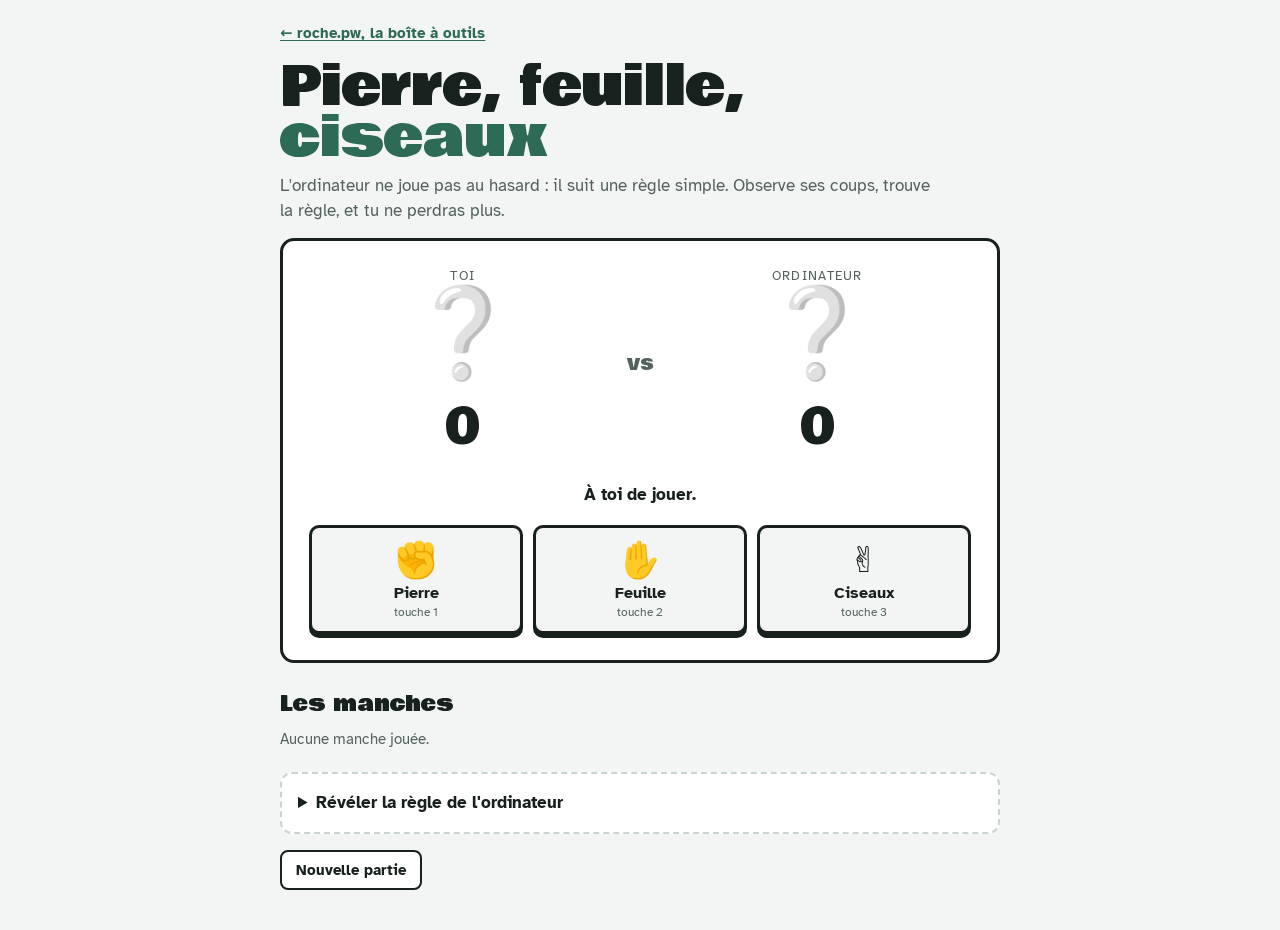
<file: site/pfc/index.html>
<!DOCTYPE html>
<html lang="fr">
<head>
<meta charset="utf-8">
<meta name="viewport" content="width=device-width, initial-scale=1">
<title>Pierre, feuille, ciseaux</title>
<link rel="icon" href="/favicon.svg" type="image/svg+xml">
<link rel="icon" href="/favicon-32.png" type="image/png" sizes="32x32">
<link rel="apple-touch-icon" href="/apple-touch-icon.png">
<meta name="description" content="Pierre, feuille, ciseaux contre un ordinateur qui suit une règle secrète. Sauras-tu la trouver ?">
<link rel="preconnect" href="https://fonts.googleapis.com">
<link rel="preconnect" href="https://fonts.gstatic.com" crossorigin>
<link href="https://fonts.googleapis.com/css2?family=Bowlby+One&family=Atkinson+Hyperlegible:wght@400;700&display=swap" rel="stylesheet">
<style>
/* Plan : une table de jeu. Deux mains face à face, le score en gros chiffres, trois gros boutons,
   l'historique en petites cartes. L'enjeu : percer la règle de l'ordinateur. Palette roche.pw. */
:root {
  --paper: #f2f5f3; --card: #ffffff; --ink: #18211d; --muted: #55625c;
  --cloth: #2e6b57; --cloth-soft: #dbe9e2; --stamp: #f4b81c; --line: #c9d6cf; --perdu: #9b3b2f;
  --display: "Bowlby One", "Arial Black", Impact, sans-serif;
  --body: "Atkinson Hyperlegible", "Segoe UI", system-ui, sans-serif;
  color-scheme: light;
}
@media (prefers-color-scheme: dark) {
  :root:not([data-theme="light"]) { --paper: #111815; --card: #19221e; --ink: #e5ece8; --muted: #9fb0a8;
    --cloth: #6fbf9f; --cloth-soft: #22342c; --line: #2d3c35; --perdu: #e08a7c; color-scheme: dark; }
}
:root[data-theme="dark"] { --paper: #111815; --card: #19221e; --ink: #e5ece8; --muted: #9fb0a8;
  --cloth: #6fbf9f; --cloth-soft: #22342c; --line: #2d3c35; --perdu: #e08a7c; color-scheme: dark; }
* { box-sizing: border-box; }
html, body { margin: 0; }
body { background: var(--paper); color: var(--ink); font: 17px/1.5 var(--body); }
a { color: var(--cloth); text-underline-offset: 2px; }
a:focus-visible, button:focus-visible { outline: 3px solid var(--stamp); outline-offset: 2px; }
.wrap { max-width: 760px; margin: 0 auto; padding: 0 20px 40px; }
.retour { display: inline-block; margin-top: 22px; font-weight: 700; font-size: .92rem; }
header { padding: 16px 0 14px; display: grid; gap: 8px; }
h1 { font-family: var(--display); font-weight: 400; font-size: clamp(2rem, 7vw, 3.4rem); line-height: .95; margin: 0; }
h1 span { color: var(--cloth); }
.lede { margin: 0; color: var(--muted); max-width: 60ch; }

.table { background: var(--card); border: 3px solid var(--ink); border-radius: 14px; padding: clamp(16px, 3vw, 26px); display: grid; gap: 18px; }
.face { display: grid; grid-template-columns: 1fr auto 1fr; align-items: center; gap: 10px; text-align: center; }
.joueur small { display: block; font-size: .8rem; letter-spacing: .1em; text-transform: uppercase; color: var(--muted); }
.main { font-size: clamp(3.4rem, 14vw, 5.5rem); line-height: 1.1; height: 1.2em; }
.score { font-family: var(--display); font-weight: 400; font-size: clamp(2rem, 7vw, 3rem); font-variant-numeric: tabular-nums; }
.vs { font-family: var(--display); color: var(--muted); }
.issue { text-align: center; font-weight: 700; min-height: 1.5em; margin: 0; }
.issue.g { color: var(--cloth); } .issue.p { color: var(--perdu); }
.coups { display: grid; grid-template-columns: repeat(3, 1fr); gap: 10px; }
.coup {
  font: 700 1rem var(--body); padding: 14px 6px 12px; border-radius: 10px; cursor: pointer;
  border: 3px solid var(--ink); background: var(--paper); color: var(--ink); display: grid; gap: 2px; justify-items: center;
  box-shadow: 0 4px 0 var(--ink); transition: transform .08s ease, box-shadow .08s ease;
}
.coup span { font-size: 2.2rem; line-height: 1.1; }
.coup kbd { font: .75rem var(--body); color: var(--muted); }
.coup:hover { background: var(--cloth-soft); }
.coup:active { transform: translateY(3px); box-shadow: 0 1px 0 var(--ink); }
@media (prefers-reduced-motion: reduce) { .coup { transition: none; } }
.pop { animation: pop .25s ease-out; }
@keyframes pop { from { transform: scale(.6); opacity: .2; } to { transform: scale(1); opacity: 1; } }
@media (prefers-reduced-motion: reduce) { .pop { animation: none; } }

h2 { font-family: var(--display); font-weight: 400; font-size: 1.3rem; margin: 26px 0 8px; }
.histo { display: flex; flex-wrap: wrap; gap: 6px; }
.histo .m { background: var(--card); border: 1px solid var(--line); border-radius: 8px; padding: 4px 8px; font-size: .9rem; display: flex; gap: 6px; align-items: center; }
.histo .m b { font-size: .72rem; padding: 1px 6px; border-radius: 99px; }
.histo .m b.g { background: var(--cloth); color: var(--paper); }
.histo .m b.p { background: var(--perdu); color: var(--paper); }
.histo .m b.e { background: var(--line); color: var(--ink); }
.vide { color: var(--muted); font-size: .92rem; margin: 0; }
.secret { margin-top: 22px; background: var(--card); border: 2px dashed var(--line); border-radius: 12px; padding: 16px; display: grid; gap: 10px; }
.secret p { margin: 0; }
.secret[open] { border-style: solid; border-color: var(--cloth); }
.secret summary { cursor: pointer; font-weight: 700; }
.actions { display: flex; gap: 12px; flex-wrap: wrap; margin-top: 16px; }
.btn { font: 700 .95rem var(--body); padding: 9px 14px; border-radius: 8px; border: 2px solid var(--ink); background: var(--card); color: var(--ink); cursor: pointer; }
.stat { color: var(--muted); font-size: .9rem; margin: 6px 0 0; }
</style>
</head>
<body>
<div class="wrap">
  <a class="retour" href="/">← roche.pw, la boîte à outils</a>
  <header>
    <h1>Pierre, feuille,<br><span>ciseaux</span></h1>
    <p class="lede">L'ordinateur ne joue pas au hasard : il suit une règle simple. Observe ses coups, trouve la règle, et tu ne perdras plus.</p>
  </header>

  <div class="table">
    <div class="face">
      <div class="joueur"><small>Toi</small><div class="main" id="m-toi" aria-hidden="true">❔</div><div class="score" id="s-toi">0</div></div>
      <div class="vs">VS</div>
      <div class="joueur"><small>Ordinateur</small><div class="main" id="m-ordi" aria-hidden="true">❔</div><div class="score" id="s-ordi">0</div></div>
    </div>
    <p class="issue" id="issue" role="status">À toi de jouer.</p>
    <div class="coups" role="group" aria-label="Ton coup">
      <button class="coup" type="button" data-c="pierre"><span aria-hidden="true">✊</span>Pierre<kbd>touche 1</kbd></button>
      <button class="coup" type="button" data-c="feuille"><span aria-hidden="true">✋</span>Feuille<kbd>touche 2</kbd></button>
      <button class="coup" type="button" data-c="ciseaux"><span aria-hidden="true">✌️</span>Ciseaux<kbd>touche 3</kbd></button>
    </div>
  </div>

  <h2>Les manches</h2>
  <div class="histo" id="histo"><p class="vide">Aucune manche jouée.</p></div>
  <p class="stat" id="stat"></p>

  <details class="secret" id="secret">
    <summary>Révéler la règle de l'ordinateur</summary>
    <p>À la première manche, il joue au hasard. Ensuite, il regarde le <b>coup gagnant de la manche précédente</b> (le tien si tu as gagné, le sien s'il a gagné, le coup commun en cas d'égalité) et joue <b>le coup qui le bat</b>.</p>
    <p>Pour le battre à coup sûr : prends le coup gagnant de la manche précédente, et joue le coup qui est battu par lui. Par exemple, si pierre a gagné, il jouera feuille, donc toi tu joues ciseaux.</p>
    <p id="prochain"></p>
  </details>

  <div class="actions"><button class="btn" type="button" id="reset">Nouvelle partie</button></div>
</div>

<script>
const EMOJI = { pierre: "✊", feuille: "✋", ciseaux: "✌️" };
const BAT = { pierre: "ciseaux", feuille: "pierre", ciseaux: "feuille" };      // X bat BAT[X]
const BATTU_PAR = { pierre: "feuille", feuille: "ciseaux", ciseaux: "pierre" }; // BATTU_PAR[X] bat X
const COUPS = ["pierre", "feuille", "ciseaux"];
let etat = { toi: 0, ordi: 0, manches: [], gagnantPrec: null };

function coupOrdi() {
  if (!etat.gagnantPrec) return COUPS[Math.floor(Math.random() * 3)];
  return BATTU_PAR[etat.gagnantPrec];
}

function jouer(moi) {
  const ordi = coupOrdi();
  let res, gagnant;
  if (moi === ordi) { res = "e"; gagnant = moi; }
  else if (BAT[moi] === ordi) { res = "g"; gagnant = moi; etat.toi++; }
  else { res = "p"; gagnant = ordi; etat.ordi++; }
  etat.gagnantPrec = gagnant;
  etat.manches.push({ moi, ordi, res });
  afficher(true);
}

function afficher(anim) {
  const der = etat.manches[etat.manches.length - 1];
  const mt = document.getElementById("m-toi"), mo = document.getElementById("m-ordi");
  mt.textContent = der ? EMOJI[der.moi] : "❔";
  mo.textContent = der ? EMOJI[der.ordi] : "❔";
  if (anim) { [mt, mo].forEach(e => { e.classList.remove("pop"); void e.offsetWidth; e.classList.add("pop"); }); }
  document.getElementById("s-toi").textContent = etat.toi;
  document.getElementById("s-ordi").textContent = etat.ordi;
  const issue = document.getElementById("issue");
  issue.className = "issue" + (der ? " " + der.res : "");
  issue.textContent = !der ? "À toi de jouer." :
    der.res === "g" ? "Gagné ! " + cap(der.moi) + " bat " + der.ordi + "." :
    der.res === "p" ? "Perdu. " + cap(der.ordi) + " bat " + der.moi + "." :
    "Égalité : " + der.moi + " contre " + der.ordi + ".";
  const h = document.getElementById("histo");
  h.innerHTML = etat.manches.length ? etat.manches.map((m, i) =>
    '<span class="m" title="Manche ' + (i + 1) + '">' + EMOJI[m.moi] + ' / ' + EMOJI[m.ordi] +
    '<b class="' + m.res + '">' + (m.res === "g" ? "gagné" : m.res === "p" ? "perdu" : "égal") + '</b></span>').join("")
    : '<p class="vide">Aucune manche jouée.</p>';
  // série de victoires en cours, pour savoir si la règle est trouvée
  let serie = 0;
  for (let k = etat.manches.length - 1; k >= 0 && etat.manches[k].res === "g"; k--) serie++;
  document.getElementById("stat").textContent = etat.manches.length
    ? etat.manches.length + " manche" + (etat.manches.length > 1 ? "s" : "") + " jouée" + (etat.manches.length > 1 ? "s" : "") +
      (serie >= 5 ? " · " + serie + " victoires d'affilée : tu as trouvé la règle !" : serie >= 2 ? " · " + serie + " victoires d'affilée" : "")
    : "";
  document.getElementById("prochain").textContent = etat.gagnantPrec
    ? "Là, " + etat.gagnantPrec + " a gagné la dernière manche : l'ordinateur va jouer " + BATTU_PAR[etat.gagnantPrec] + ", donc joue " + BAT[etat.gagnantPrec] + "."
    : "Pour l'instant aucune manche jouée : son premier coup sera tiré au hasard.";
}
function cap(s) { return s.charAt(0).toUpperCase() + s.slice(1); }

document.querySelectorAll(".coup").forEach(b => b.addEventListener("click", () => jouer(b.dataset.c)));
document.addEventListener("keydown", e => {
  if (e.target.closest && e.target.closest("summary")) return;
  const c = { "1": "pierre", "2": "feuille", "3": "ciseaux" }[e.key];
  if (c) jouer(c);
});
document.getElementById("reset").addEventListener("click", () => { etat = { toi: 0, ordi: 0, manches: [], gagnantPrec: null }; afficher(false); });
afficher(false);
</script>
</body>
</html>
</file>
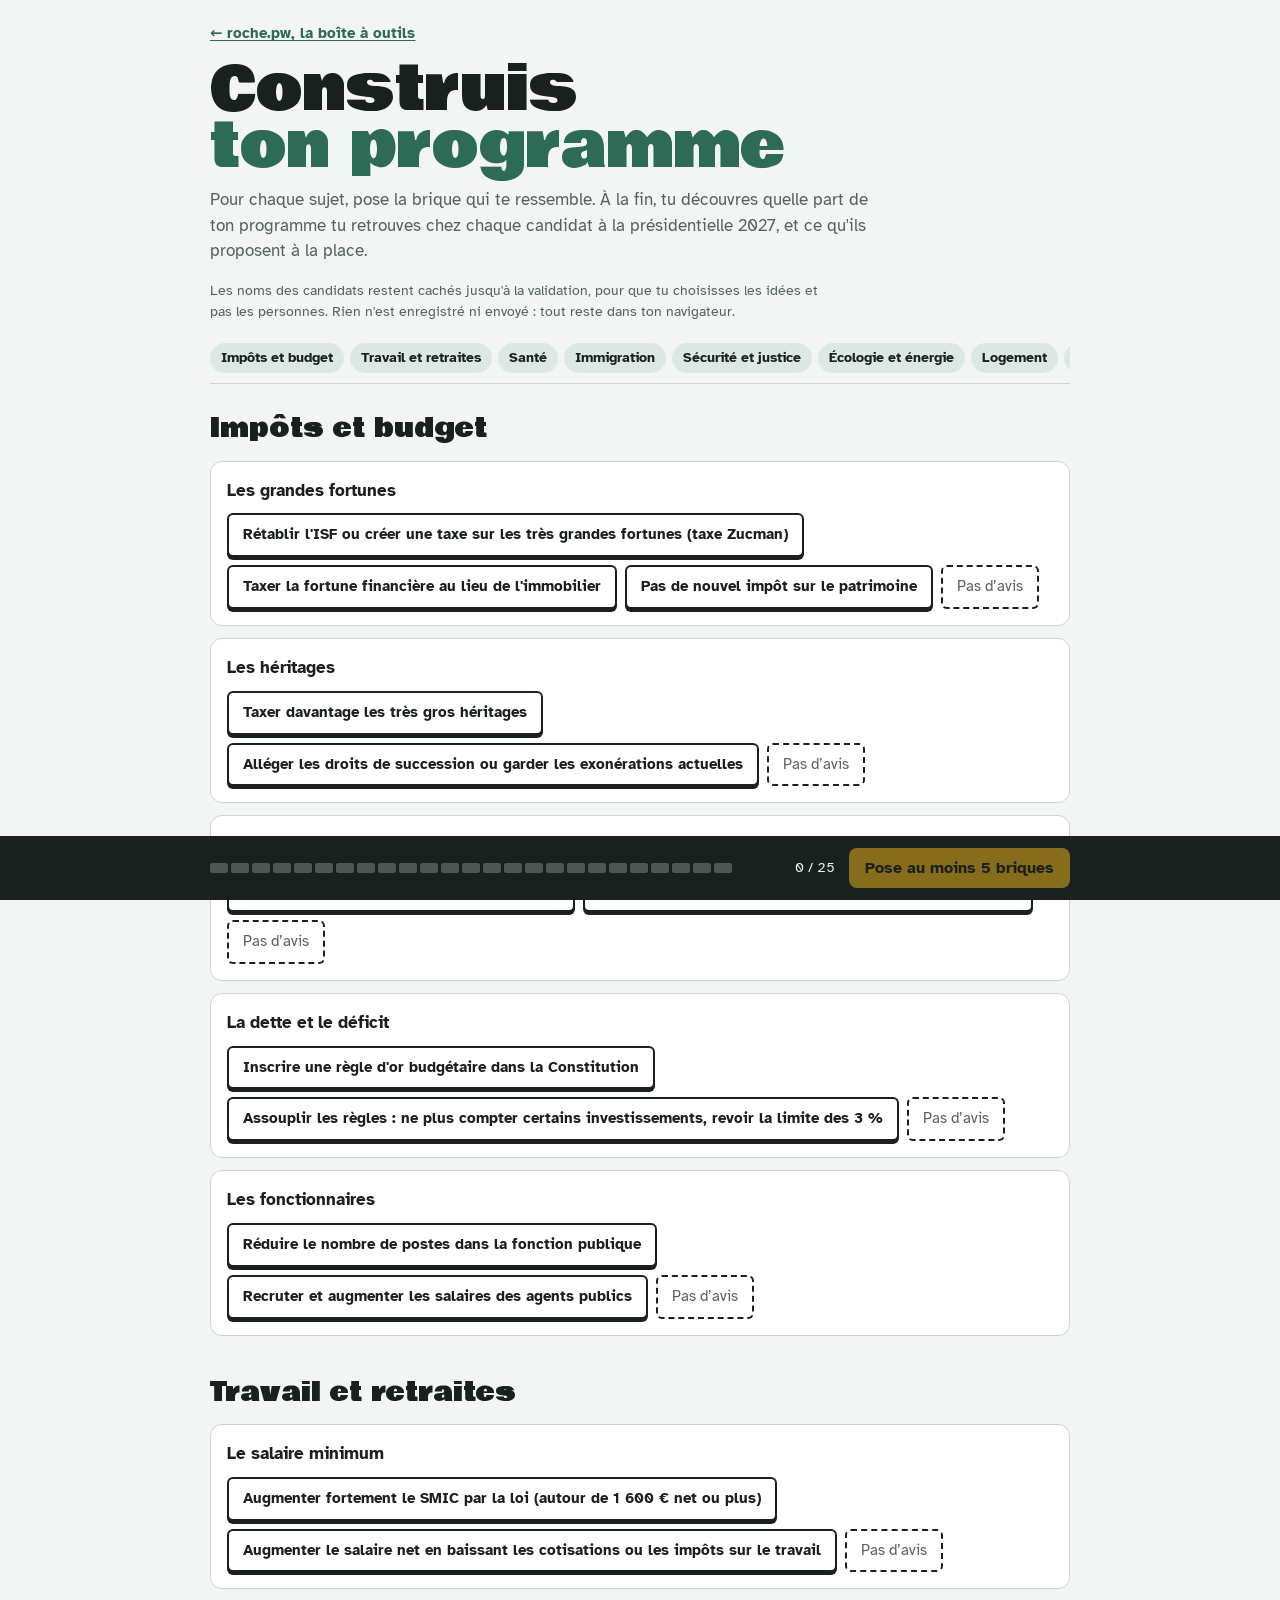
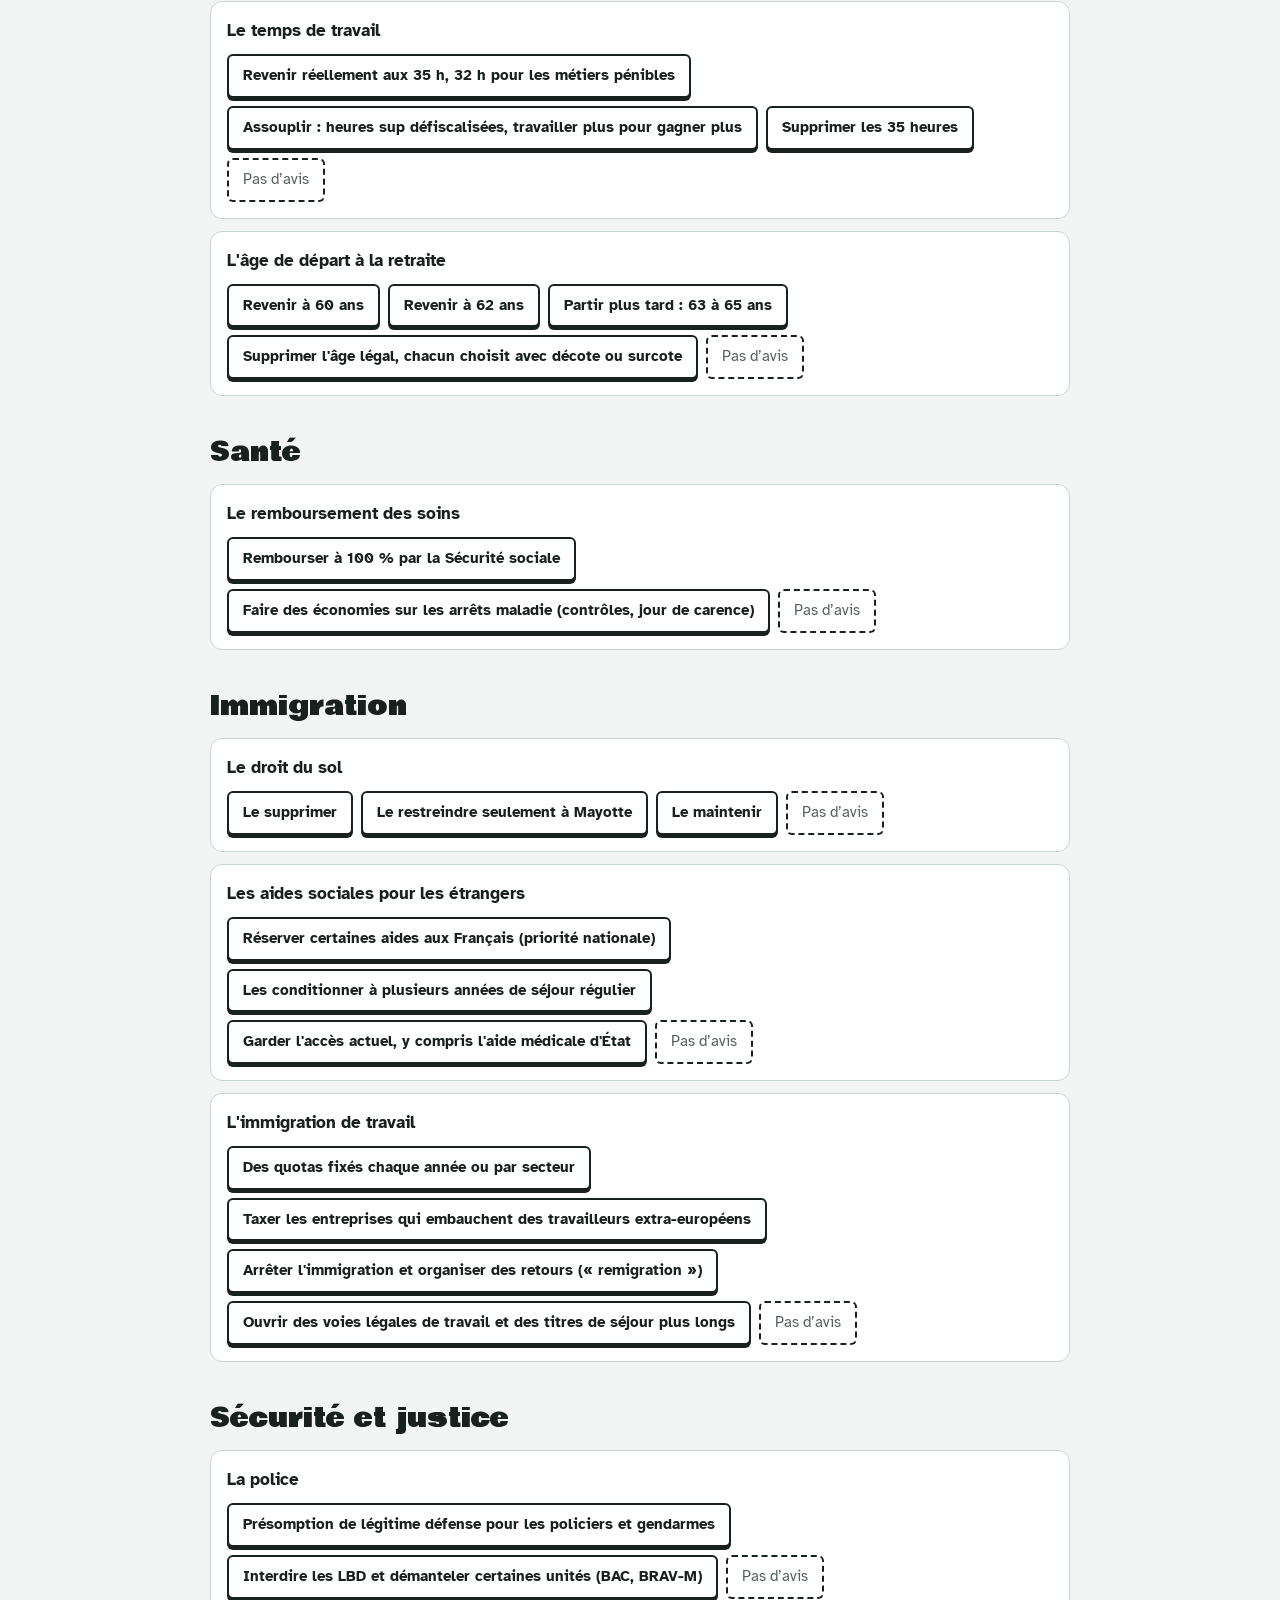
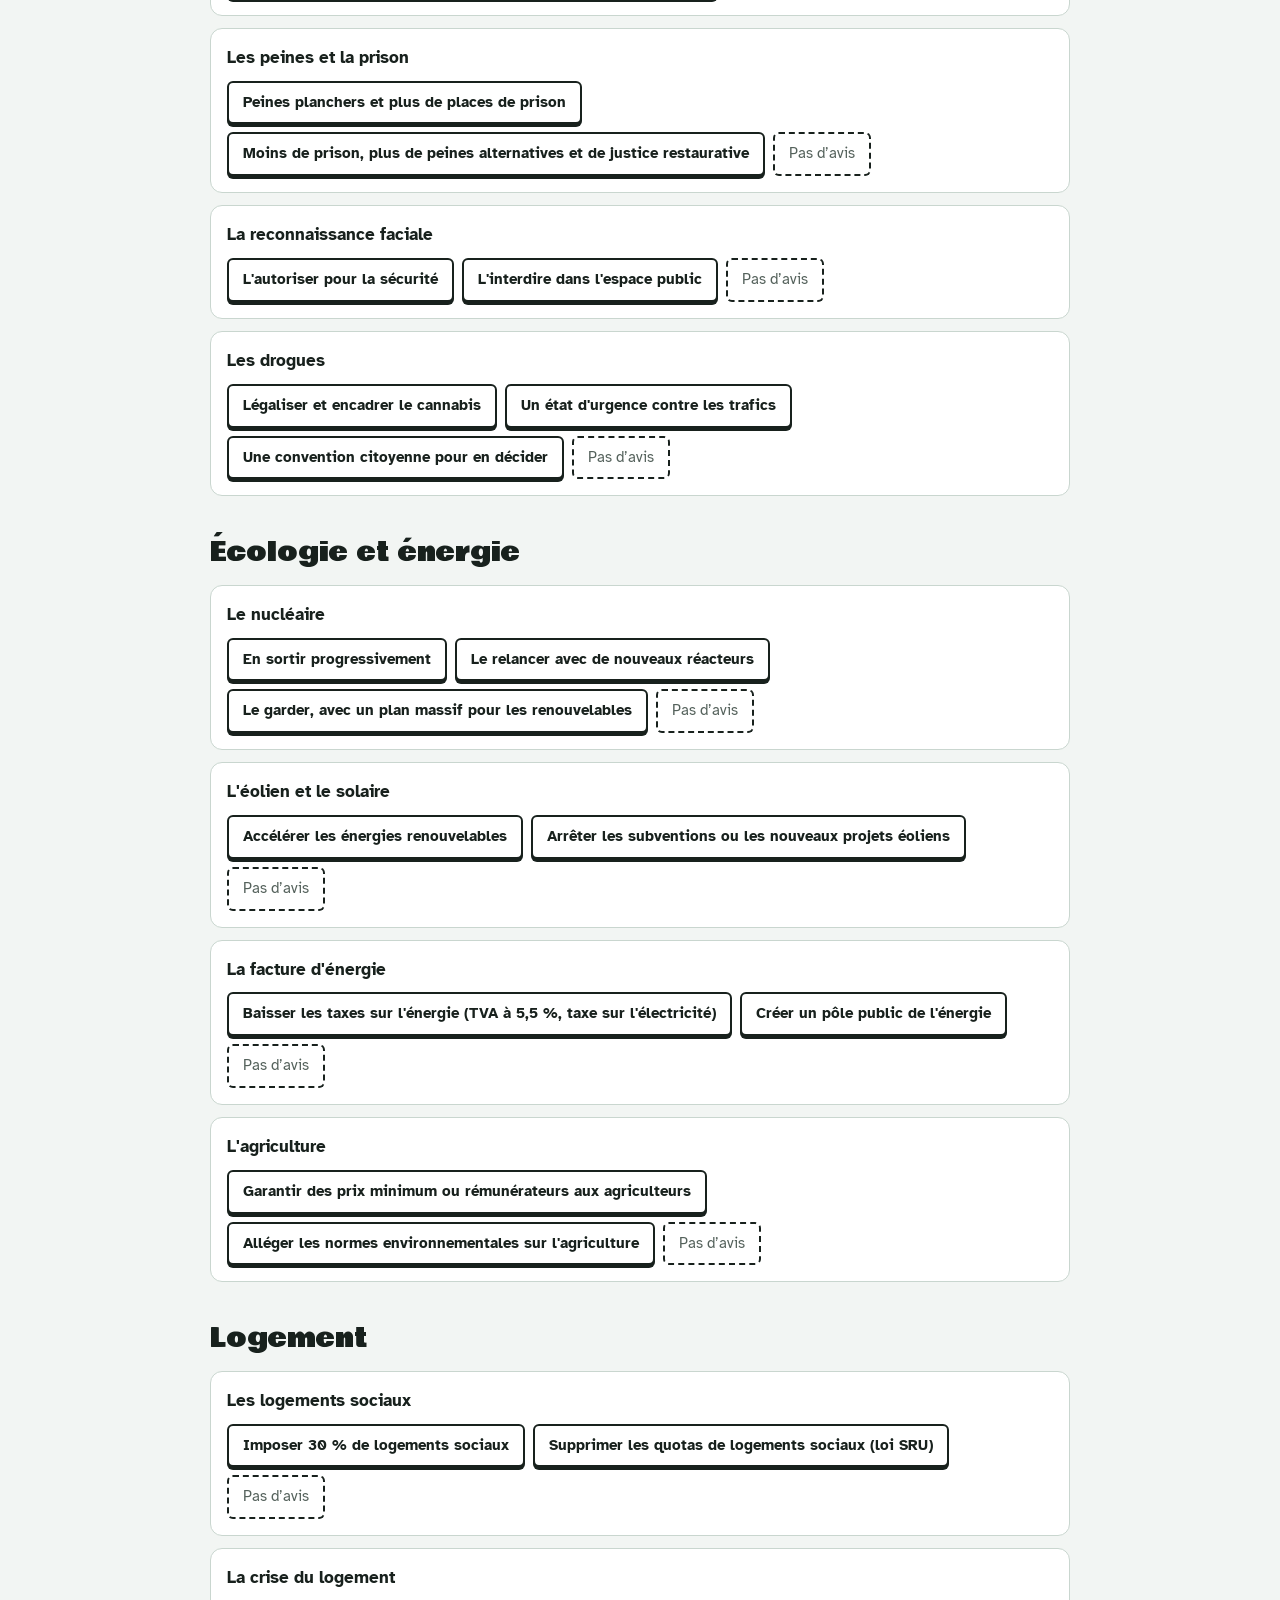
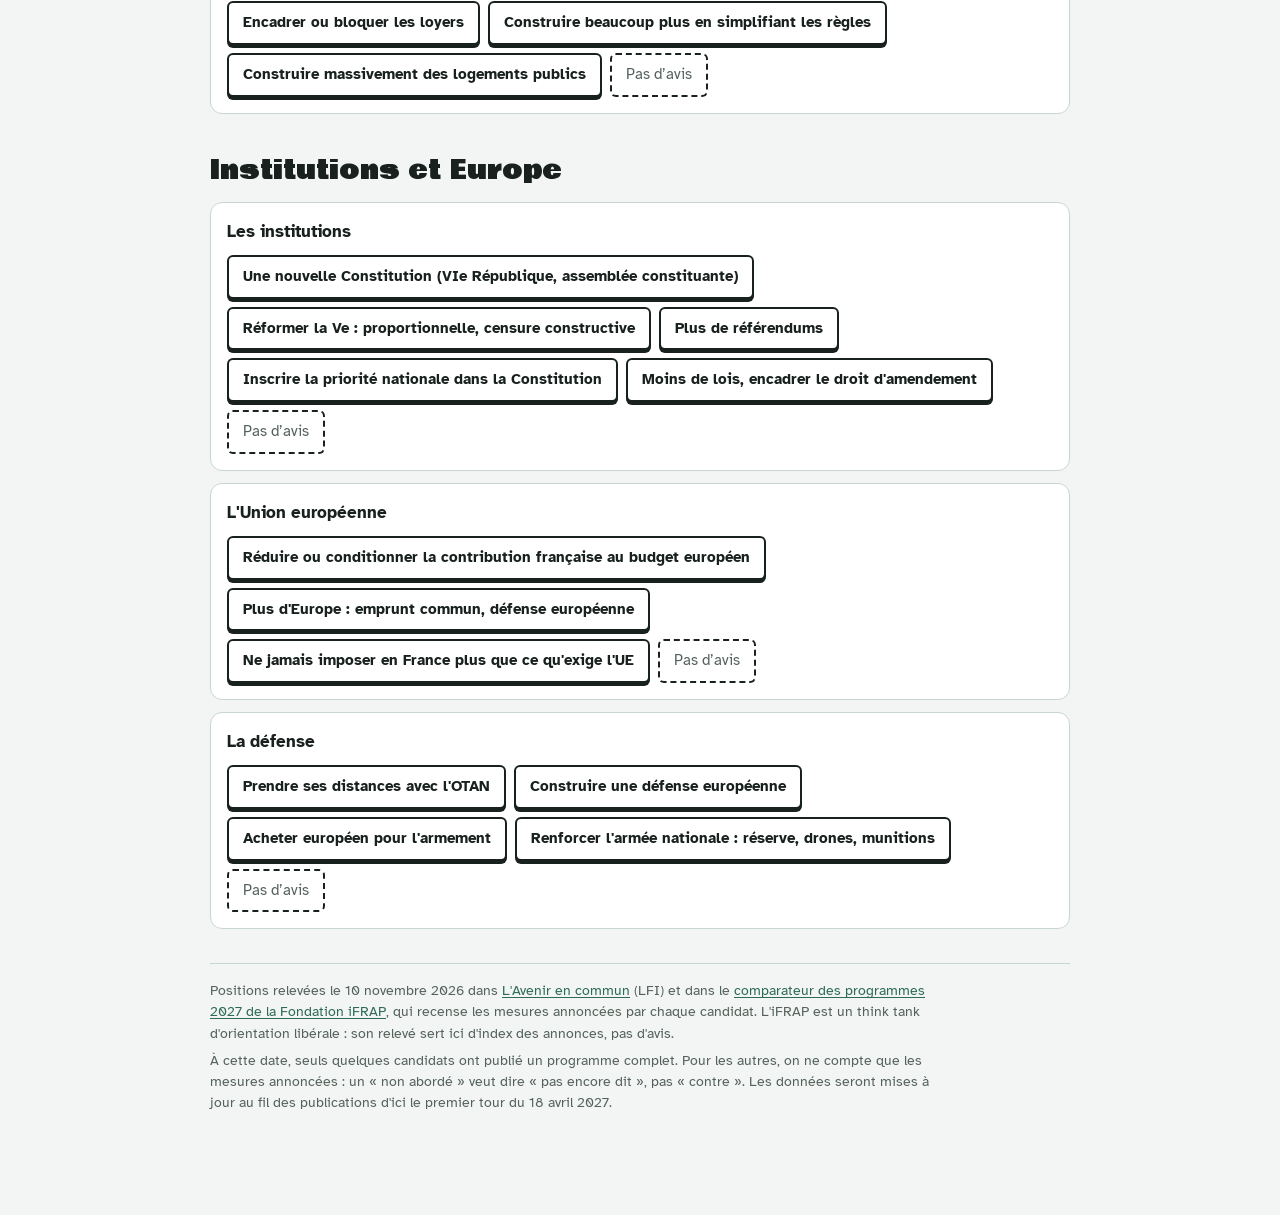
<file: site/programme/index.html>
<!DOCTYPE html>
<html lang="fr">
<head>
<meta charset="utf-8">
<meta name="viewport" content="width=device-width, initial-scale=1">
<title>Construis ton programme</title>
<link rel="icon" href="/favicon.svg" type="image/svg+xml">
<link rel="icon" href="/favicon-32.png" type="image/png" sizes="32x32">
<link rel="apple-touch-icon" href="/apple-touch-icon.png">
<meta name="description" content="Compose ton programme pour 2027, brique par brique, et découvre quelle part tu en retrouves chez chaque candidat.">
<link rel="preconnect" href="https://fonts.googleapis.com">
<link rel="preconnect" href="https://fonts.gstatic.com" crossorigin>
<link href="https://fonts.googleapis.com/css2?family=Bowlby+One&family=Atkinson+Hyperlegible:ital,wght@0,400;0,700;1,400&display=swap" rel="stylesheet">
<style>
/* Plan : un chantier. Chaque sujet est une rangée de briques ; on en pose une par rangée et le mur (son programme) monte
   dans le bandeau en bas d'écran. À la validation, chaque candidat reçoit une barre accord / opposé / non abordé.
   Palette de roche.pw, aucune couleur de parti. */
:root {
  --paper: #f2f5f3; --card: #ffffff; --ink: #18211d; --muted: #55625c;
  --cloth: #2e6b57; --cloth-soft: #dbe9e2; --stamp: #f4b81c; --line: #c9d6cf;
  --oppose: #9b3b2f; --vide: #c9d6cf;
  --display: "Bowlby One", "Arial Black", Impact, sans-serif;
  --body: "Atkinson Hyperlegible", "Segoe UI", system-ui, sans-serif;
  color-scheme: light;
}
@media (prefers-color-scheme: dark) {
  :root:not([data-theme="light"]) { --paper: #111815; --card: #19221e; --ink: #e5ece8; --muted: #9fb0a8;
    --cloth: #6fbf9f; --cloth-soft: #22342c; --line: #2d3c35; --oppose: #e08a7c; --vide: #3a4a43; color-scheme: dark; }
}
:root[data-theme="dark"] { --paper: #111815; --card: #19221e; --ink: #e5ece8; --muted: #9fb0a8;
  --cloth: #6fbf9f; --cloth-soft: #22342c; --line: #2d3c35; --oppose: #e08a7c; --vide: #3a4a43; color-scheme: dark; }
* { box-sizing: border-box; }
html, body { margin: 0; }
body { background: var(--paper); color: var(--ink); font: 17px/1.5 var(--body); padding-bottom: 96px; }
a { color: var(--cloth); text-underline-offset: 2px; }
a:focus-visible, button:focus-visible { outline: 3px solid var(--stamp); outline-offset: 2px; }
.wrap { max-width: 900px; margin: 0 auto; padding: 0 20px; }
.retour { display: inline-block; margin-top: 22px; font-weight: 700; font-size: .92rem; }
header { padding: 16px 0 10px; display: grid; gap: 10px; }
h1 { font-family: var(--display); font-weight: 400; font-size: clamp(2.2rem, 7vw, 3.8rem); line-height: .95; margin: 0; text-wrap: balance; }
h1 span { color: var(--cloth); }
.lede { margin: 0; max-width: 62ch; color: var(--muted); }
.avert { margin: 6px 0 0; font-size: .9rem; color: var(--muted); max-width: 70ch; }

nav.cats { position: sticky; top: 0; z-index: 5; background: var(--paper); padding: 10px 0; display: flex; gap: 6px; overflow-x: auto; border-bottom: 1px solid var(--line); }
nav.cats a { flex: none; text-decoration: none; font-size: .85rem; font-weight: 700; padding: 5px 11px; border-radius: 99px; background: var(--cloth-soft); color: var(--ink); }
nav.cats a.ok { background: var(--cloth); color: var(--paper); }

section.cat { padding-top: 26px; scroll-margin-top: 56px; }
section.cat > h2 { font-family: var(--display); font-weight: 400; font-size: 1.6rem; margin: 0 0 12px; }
.sujet { background: var(--card); border: 1px solid var(--line); border-radius: 12px; padding: 16px; margin-bottom: 12px; display: grid; gap: 10px; }
.sujet h3 { margin: 0; font-size: 1.08rem; }
.briques { display: flex; flex-wrap: wrap; gap: 8px; }
.brique {
  font: 700 .95rem/1.3 var(--body); text-align: left; padding: 10px 14px; border-radius: 6px; cursor: pointer;
  border: 2px solid var(--ink); background: var(--card); color: var(--ink); max-width: 100%;
  box-shadow: 0 3px 0 var(--ink); transition: transform .1s ease, box-shadow .1s ease;
}
.brique:hover { transform: translateY(-1px); }
.brique[aria-pressed="true"] { background: var(--stamp); color: #18211d; transform: translateY(2px); box-shadow: 0 1px 0 var(--ink); }
.brique.sans { font-weight: 400; border-style: dashed; box-shadow: none; color: var(--muted); }
.brique.sans[aria-pressed="true"] { background: var(--cloth-soft); color: var(--ink); }
@media (prefers-reduced-motion: reduce) { .brique { transition: none; } }

.barre-bas { position: fixed; left: 0; right: 0; bottom: 0; z-index: 10; background: var(--ink); color: var(--paper); }
.barre-bas .wrap { display: flex; align-items: center; gap: 14px; padding-top: 12px; padding-bottom: 12px; }
.mur { flex: 1; display: flex; gap: 3px; flex-wrap: wrap; align-items: center; min-width: 0; }
.mur i { width: 18px; height: 10px; border-radius: 2px; background: color-mix(in srgb, var(--paper) 25%, transparent); }
.mur i.pose { background: var(--stamp); }
.compte { font-variant-numeric: tabular-nums; font-size: .9rem; white-space: nowrap; }
.valider { font: 700 1rem var(--body); padding: 10px 16px; border-radius: 8px; border: 0; background: var(--stamp); color: #18211d; cursor: pointer; white-space: nowrap; }
.valider:disabled { opacity: .5; cursor: not-allowed; }

/* Résultats */
#resultats { padding-top: 26px; }
#resultats[hidden] { display: none; }
.verdict { background: var(--ink); color: var(--paper); border-radius: 12px; padding: clamp(18px, 3vw, 28px); display: grid; gap: 8px; }
.verdict small { letter-spacing: .12em; text-transform: uppercase; font-size: .78rem; opacity: .8; }
.verdict strong { font-family: var(--display); font-weight: 400; font-size: clamp(1.7rem, 5vw, 2.6rem); line-height: 1; color: var(--stamp); }
.verdict p { margin: 0; max-width: 62ch; }
.legende { display: flex; gap: 14px; flex-wrap: wrap; font-size: .85rem; color: var(--muted); margin: 16px 0 6px; }
.legende span::before { content: ""; display: inline-block; width: 12px; height: 12px; border-radius: 3px; margin-right: 6px; vertical-align: -1px; }
.legende .a::before { background: var(--cloth); } .legende .o::before { background: var(--oppose); } .legende .v::before { background: var(--vide); }
.classement { list-style: none; padding: 0; margin: 0; display: grid; gap: 10px; }
.classement li { display: grid; grid-template-columns: minmax(170px, 16rem) 1fr 3.5rem; gap: 10px; align-items: center; }
.nom { font-weight: 700; font-size: .95rem; }
.nom small { display: block; font-weight: 400; color: var(--muted); font-size: .78rem; }
.pile { display: flex; height: 16px; border-radius: 8px; overflow: hidden; background: var(--vide); }
.pile i { display: block; height: 100%; }
.pile .a { background: var(--cloth); } .pile .o { background: var(--oppose); }
.pct { font-variant-numeric: tabular-nums; text-align: right; font-weight: 700; }
@media (max-width: 560px) { .classement li { grid-template-columns: 1fr 3rem; } .classement .pile { grid-column: 1 / -1; grid-row: 2; } }
h3.t { font-family: var(--display); font-weight: 400; font-size: 1.35rem; margin: 30px 0 8px; }
.detail { display: grid; gap: 10px; }
.detail .ligne { background: var(--card); border: 1px solid var(--line); border-radius: 10px; padding: 12px 14px; }
.detail .ligne b { display: block; }
.detail .choix { color: var(--cloth); font-weight: 700; }
.detail .qui { font-size: .9rem; color: var(--muted); margin-top: 4px; }
.detail .qui em { font-style: normal; color: var(--ink); }
.note { color: var(--muted); font-size: .9rem; max-width: 72ch; }
.actions { display: flex; gap: 12px; flex-wrap: wrap; margin-top: 18px; }
.btn { font: 700 1rem var(--body); padding: 10px 16px; border-radius: 8px; border: 2px solid var(--ink); background: var(--stamp); color: #18211d; cursor: pointer; text-decoration: none; }
.btn.sec { background: var(--card); color: var(--ink); }
footer { color: var(--muted); font-size: .88rem; margin-top: 34px; border-top: 1px solid var(--line); padding-top: 16px; }
footer p { margin: 0 0 6px; max-width: 80ch; }
</style>
</head>
<body>
<div class="wrap">
  <a class="retour" href="/">← roche.pw, la boîte à outils</a>
  <header>
    <h1>Construis<br><span>ton programme</span></h1>
    <p class="lede">Pour chaque sujet, pose la brique qui te ressemble. À la fin, tu découvres quelle part de ton programme tu retrouves chez chaque candidat à la présidentielle 2027, et ce qu'ils proposent à la place.</p>
    <p class="avert">Les noms des candidats restent cachés jusqu'à la validation, pour que tu choisisses les idées et pas les personnes. Rien n'est enregistré ni envoyé : tout reste dans ton navigateur.</p>
  </header>
  <nav class="cats" id="cats" aria-label="Catégories"></nav>
  <main id="chantier"></main>
  <section id="resultats" hidden aria-live="polite"></section>
  <footer>
    <p>Positions relevées le 10 novembre 2026 dans <a href="https://melenchon2027.fr/programme/livre">L'Avenir en commun</a> (LFI) et dans le <a href="https://www.ifrap.org/comparateurs/presidentielles-2027">comparateur des programmes 2027 de la Fondation iFRAP</a>, qui recense les mesures annoncées par chaque candidat. L'iFRAP est un think tank d'orientation libérale : son relevé sert ici d'index des annonces, pas d'avis.</p>
    <p>À cette date, seuls quelques candidats ont publié un programme complet. Pour les autres, on ne compte que les mesures annoncées : un « non abordé » veut dire « pas encore dit », pas « contre ». Les données seront mises à jour au fil des publications d'ici le premier tour du 18 avril 2027.</p>
  </footer>
</div>

<div class="barre-bas">
  <div class="wrap">
    <div class="mur" id="mur" aria-hidden="true"></div>
    <span class="compte" id="compte">0 / 0</span>
    <button class="valider" id="valider" type="button" disabled>Valider</button>
  </div>
</div>

<script>
const CANDIDATS = [
  { id: "MEL", nom: "Jean-Luc Mélenchon", parti: "La France insoumise", complet: true },
  { id: "ROU", nom: "Fabien Roussel", parti: "PCF", complet: false },
  { id: "TON", nom: "Marine Tondelier", parti: "Les Écologistes", complet: true },
  { id: "GLU", nom: "Raphaël Glucksmann", parti: "Place publique", complet: false },
  { id: "ATT", nom: "Gabriel Attal", parti: "Renaissance", complet: false },
  { id: "PHI", nom: "Édouard Philippe", parti: "Horizons", complet: false },
  { id: "RET", nom: "Bruno Retailleau", parti: "Les Républicains", complet: false },
  { id: "LEP", nom: "Marine Le Pen", parti: "Rassemblement national", complet: false },
  { id: "ZEM", nom: "Éric Zemmour", parti: "Reconquête", complet: false }
];

// Chaque option liste les candidats qui la défendent. Un candidat absent d'un sujet = « non abordé ».
const CATEGORIES = [
  { id: "impots", nom: "Impôts et budget", sujets: [
    { q: "Les grandes fortunes", options: [
      { t: "Rétablir l'ISF ou créer une taxe sur les très grandes fortunes (taxe Zucman)", c: ["MEL", "ROU", "TON", "GLU"] },
      { t: "Taxer la fortune financière au lieu de l'immobilier", c: ["LEP"] },
      { t: "Pas de nouvel impôt sur le patrimoine", c: ["ATT", "PHI", "RET"] } ] },
    { q: "Les héritages", options: [
      { t: "Taxer davantage les très gros héritages", c: ["MEL", "ROU", "TON", "GLU"] },
      { t: "Alléger les droits de succession ou garder les exonérations actuelles", c: ["ATT", "PHI", "RET", "LEP"] } ] },
    { q: "Les impôts des entreprises", options: [
      { t: "Baisser fortement les impôts de production", c: ["ATT", "PHI", "RET", "LEP"] },
      { t: "Taxer davantage les grandes entreprises et les dividendes", c: ["MEL", "ROU"] } ] },
    { q: "La dette et le déficit", options: [
      { t: "Inscrire une règle d'or budgétaire dans la Constitution", c: ["ATT", "PHI", "RET", "LEP"] },
      { t: "Assouplir les règles : ne plus compter certains investissements, revoir la limite des 3 %", c: ["MEL", "TON"] } ] },
    { q: "Les fonctionnaires", options: [
      { t: "Réduire le nombre de postes dans la fonction publique", c: ["ATT", "RET", "LEP"] },
      { t: "Recruter et augmenter les salaires des agents publics", c: ["ROU", "TON", "GLU"] } ] }
  ]},
  { id: "travail", nom: "Travail et retraites", sujets: [
    { q: "Le salaire minimum", options: [
      { t: "Augmenter fortement le SMIC par la loi (autour de 1 600 € net ou plus)", c: ["MEL", "ROU", "TON", "GLU"] },
      { t: "Augmenter le salaire net en baissant les cotisations ou les impôts sur le travail", c: ["ATT", "PHI", "RET", "LEP", "ZEM"] } ] },
    { q: "Le temps de travail", options: [
      { t: "Revenir réellement aux 35 h, 32 h pour les métiers pénibles", c: ["MEL", "TON"] },
      { t: "Assouplir : heures sup défiscalisées, travailler plus pour gagner plus", c: ["ATT", "ZEM"] },
      { t: "Supprimer les 35 heures", c: ["RET"] } ] },
    { q: "L'âge de départ à la retraite", options: [
      { t: "Revenir à 60 ans", c: ["MEL"] },
      { t: "Revenir à 62 ans", c: ["TON", "GLU", "LEP"] },
      { t: "Partir plus tard : 63 à 65 ans", c: ["PHI", "RET"] },
      { t: "Supprimer l'âge légal, chacun choisit avec décote ou surcote", c: ["ATT"] } ] }
  ]},
  { id: "sante", nom: "Santé", sujets: [
    { q: "Le remboursement des soins", options: [
      { t: "Rembourser à 100 % par la Sécurité sociale", c: ["MEL", "TON"] },
      { t: "Faire des économies sur les arrêts maladie (contrôles, jour de carence)", c: ["RET"] } ] }
  ]},
  { id: "immigration", nom: "Immigration", sujets: [
    { q: "Le droit du sol", options: [
      { t: "Le supprimer", c: ["RET", "ZEM"] },
      { t: "Le restreindre seulement à Mayotte", c: ["PHI"] },
      { t: "Le maintenir", c: ["TON"] } ] },
    { q: "Les aides sociales pour les étrangers", options: [
      { t: "Réserver certaines aides aux Français (priorité nationale)", c: ["LEP"] },
      { t: "Les conditionner à plusieurs années de séjour régulier", c: ["RET"] },
      { t: "Garder l'accès actuel, y compris l'aide médicale d'État", c: ["TON"] } ] },
    { q: "L'immigration de travail", options: [
      { t: "Des quotas fixés chaque année ou par secteur", c: ["ATT", "PHI", "RET"] },
      { t: "Taxer les entreprises qui embauchent des travailleurs extra-européens", c: ["LEP"] },
      { t: "Arrêter l'immigration et organiser des retours (« remigration »)", c: ["ZEM"] },
      { t: "Ouvrir des voies légales de travail et des titres de séjour plus longs", c: ["GLU"] } ] }
  ]},
  { id: "securite", nom: "Sécurité et justice", sujets: [
    { q: "La police", options: [
      { t: "Présomption de légitime défense pour les policiers et gendarmes", c: ["LEP", "ZEM"] },
      { t: "Interdire les LBD et démanteler certaines unités (BAC, BRAV-M)", c: ["MEL", "TON"] } ] },
    { q: "Les peines et la prison", options: [
      { t: "Peines planchers et plus de places de prison", c: ["PHI", "RET", "LEP", "ZEM"] },
      { t: "Moins de prison, plus de peines alternatives et de justice restaurative", c: ["TON", "GLU"] } ] },
    { q: "La reconnaissance faciale", options: [
      { t: "L'autoriser pour la sécurité", c: ["RET"] },
      { t: "L'interdire dans l'espace public", c: ["MEL", "TON"] } ] },
    { q: "Les drogues", options: [
      { t: "Légaliser et encadrer le cannabis", c: ["TON"] },
      { t: "Un état d'urgence contre les trafics", c: ["PHI", "RET"] },
      { t: "Une convention citoyenne pour en décider", c: ["GLU"] } ] }
  ]},
  { id: "ecologie", nom: "Écologie et énergie", sujets: [
    { q: "Le nucléaire", options: [
      { t: "En sortir progressivement", c: ["MEL", "TON"] },
      { t: "Le relancer avec de nouveaux réacteurs", c: ["ATT", "PHI", "RET", "LEP", "ZEM"] },
      { t: "Le garder, avec un plan massif pour les renouvelables", c: ["GLU"] } ] },
    { q: "L'éolien et le solaire", options: [
      { t: "Accélérer les énergies renouvelables", c: ["MEL", "TON", "GLU", "PHI"] },
      { t: "Arrêter les subventions ou les nouveaux projets éoliens", c: ["RET", "LEP", "ZEM"] } ] },
    { q: "La facture d'énergie", options: [
      { t: "Baisser les taxes sur l'énergie (TVA à 5,5 %, taxe sur l'électricité)", c: ["ROU", "LEP", "GLU"] },
      { t: "Créer un pôle public de l'énergie", c: ["MEL"] } ] },
    { q: "L'agriculture", options: [
      { t: "Garantir des prix minimum ou rémunérateurs aux agriculteurs", c: ["MEL", "TON", "GLU", "ATT", "LEP"] },
      { t: "Alléger les normes environnementales sur l'agriculture", c: ["PHI", "RET"] } ] }
  ]},
  { id: "logement", nom: "Logement", sujets: [
    { q: "Les logements sociaux", options: [
      { t: "Imposer 30 % de logements sociaux", c: ["MEL", "TON"] },
      { t: "Supprimer les quotas de logements sociaux (loi SRU)", c: ["RET", "LEP"] } ] },
    { q: "La crise du logement", options: [
      { t: "Encadrer ou bloquer les loyers", c: ["TON", "ROU"] },
      { t: "Construire beaucoup plus en simplifiant les règles", c: ["ATT", "RET"] },
      { t: "Construire massivement des logements publics", c: ["MEL"] } ] }
  ]},
  { id: "institutions", nom: "Institutions et Europe", sujets: [
    { q: "Les institutions", options: [
      { t: "Une nouvelle Constitution (VIe République, assemblée constituante)", c: ["MEL", "TON"] },
      { t: "Réformer la Ve : proportionnelle, censure constructive", c: ["GLU"] },
      { t: "Plus de référendums", c: ["ATT", "RET", "ZEM"] },
      { t: "Inscrire la priorité nationale dans la Constitution", c: ["LEP"] },
      { t: "Moins de lois, encadrer le droit d'amendement", c: ["PHI"] } ] },
    { q: "L'Union européenne", options: [
      { t: "Réduire ou conditionner la contribution française au budget européen", c: ["LEP", "MEL"] },
      { t: "Plus d'Europe : emprunt commun, défense européenne", c: ["GLU"] },
      { t: "Ne jamais imposer en France plus que ce qu'exige l'UE", c: ["RET", "PHI"] } ] },
    { q: "La défense", options: [
      { t: "Prendre ses distances avec l'OTAN", c: ["MEL", "ROU"] },
      { t: "Construire une défense européenne", c: ["GLU", "TON"] },
      { t: "Acheter européen pour l'armement", c: ["ATT"] },
      { t: "Renforcer l'armée nationale : réserve, drones, munitions", c: ["PHI", "RET"] } ] }
  ]}
];

const SUJETS = CATEGORIES.flatMap(c => c.sujets.map((s, k) => ({ ...s, cat: c.id, key: c.id + "-" + k })));
let choix = {}; // key -> index option, ou -1 = pas d'avis
try { choix = JSON.parse(sessionStorage.getItem("prog-choix") || "{}"); } catch (e) {}
const sauver = () => { try { sessionStorage.setItem("prog-choix", JSON.stringify(choix)); } catch (e) {} };
const esc = s => String(s).replace(/[&<>"]/g, c => ({ "&": "&amp;", "<": "&lt;", ">": "&gt;", '"': "&quot;" }[c]));
const C = Object.fromEntries(CANDIDATS.map(c => [c.id, c]));

function rendreChantier() {
  document.getElementById("cats").innerHTML = CATEGORIES.map(c => '<a href="#cat-' + c.id + '" id="nav-' + c.id + '">' + esc(c.nom) + '</a>').join("");
  document.getElementById("chantier").innerHTML = CATEGORIES.map(c =>
    '<section class="cat" id="cat-' + c.id + '"><h2>' + esc(c.nom) + '</h2>' +
    c.sujets.map((s, k) => {
      const key = c.id + "-" + k;
      return '<div class="sujet"><h3 id="h-' + key + '">' + esc(s.q) + '</h3><div class="briques" role="group" aria-labelledby="h-' + key + '">' +
        s.options.map((o, n) => '<button type="button" class="brique" data-k="' + key + '" data-n="' + n + '" aria-pressed="' + (choix[key] === n) + '">' + esc(o.t) + '</button>').join("") +
        '<button type="button" class="brique sans" data-k="' + key + '" data-n="-1" aria-pressed="' + (choix[key] === -1) + '">Pas d’avis</button>' +
        '</div></div>';
    }).join("") + '</section>').join("");
  document.querySelectorAll(".brique").forEach(b => b.addEventListener("click", () => {
    const k = b.dataset.k, n = Number(b.dataset.n);
    choix[k] = choix[k] === n ? undefined : n;
    if (choix[k] === undefined) delete choix[k];
    document.querySelectorAll('.brique[data-k="' + k + '"]').forEach(x => x.setAttribute("aria-pressed", String(choix[k] === Number(x.dataset.n))));
    sauver(); majBarre();
  }));
  majBarre();
}

function majBarre() {
  const poses = SUJETS.filter(s => choix[s.key] !== undefined).length;
  document.getElementById("mur").innerHTML = SUJETS.map(s => '<i class="' + (choix[s.key] !== undefined && choix[s.key] >= 0 ? "pose" : "") + '"></i>').join("");
  document.getElementById("compte").textContent = poses + " / " + SUJETS.length;
  const exprimes = SUJETS.filter(s => choix[s.key] >= 0).length;
  const v = document.getElementById("valider");
  v.disabled = exprimes < 5;
  v.textContent = exprimes < 5 ? "Pose au moins 5 briques" : "Valider mon programme";
  CATEGORIES.forEach(c => {
    const fini = c.sujets.every((s, k) => choix[c.id + "-" + k] !== undefined);
    const a = document.getElementById("nav-" + c.id); if (a) a.classList.toggle("ok", fini);
  });
}

function resultats() {
  const mes = SUJETS.filter(s => choix[s.key] >= 0);
  const n = mes.length;
  const scores = CANDIDATS.map(c => {
    let accord = 0, oppose = 0;
    mes.forEach(s => {
      const pos = s.options.findIndex(o => o.c.includes(c.id));
      if (pos === -1) return;
      if (pos === choix[s.key]) accord++; else oppose++;
    });
    return { c, accord, oppose, vide: n - accord - oppose, pct: Math.round(100 * accord / n) };
  }).sort((a, b) => b.accord - a.accord || a.oppose - b.oppose);
  const top = scores[0];
  const ex = scores.filter(x => x.accord === top.accord && x.oppose === top.oppose).map(x => x.c.nom);
  const box = document.getElementById("resultats");
  box.hidden = false;
  box.innerHTML =
    '<div class="verdict"><small>Ton programme ressemble le plus à celui de</small><strong>' + esc(ex.join(" / ")) + '</strong>' +
    '<p>Tu retrouves <b>' + top.pct + ' %</b> de ton programme (' + top.accord + ' briques sur ' + n + ') chez ' + (ex.length > 1 ? 'ces candidats' : esc(top.c.nom) + ' (' + esc(top.c.parti) + ')') + '.</p></div>' +
    '<div class="legende"><span class="a">dans son programme</span><span class="o">il ou elle propose autre chose</span><span class="v">pas encore abordé</span></div>' +
    '<ol class="classement">' + scores.map(x =>
      '<li><span class="nom">' + esc(x.c.nom) + '<small>' + esc(x.c.parti) + (x.c.complet ? ' · programme complet' : ' · mesures annoncées') + '</small></span>' +
      '<span class="pile" title="' + x.accord + ' en commun, ' + x.oppose + ' différentes, ' + x.vide + ' non abordées"><i class="a" style="width:' + (100 * x.accord / n) + '%"></i><i class="o" style="width:' + (100 * x.oppose / n) + '%"></i></span>' +
      '<span class="pct">' + x.pct + ' %</span></li>').join("") + '</ol>' +
    '<p class="note">Le pourcentage indique la part de tes briques présentes dans le programme du candidat. Le gris compte les sujets sur lesquels il ou elle ne s’est pas encore prononcé·e : les candidats sans programme complet en ont forcément plus.</p>' +
    '<h3 class="t">Brique par brique : qui propose quoi</h3><div class="detail">' +
    mes.map(s => {
      const o = s.options[choix[s.key]];
      const autres = s.options.map((x, i) => i === choix[s.key] || !x.c.length ? "" : '<br>« ' + esc(x.t) + ' » : <em>' + x.c.map(id => esc(C[id].nom)).join(", ") + '</em>').join("");
      const absents = CANDIDATS.filter(c => !s.options.some(x => x.c.includes(c.id))).map(c => c.nom);
      return '<div class="ligne"><b>' + esc(s.q) + '</b><span class="choix">Ta brique : ' + esc(o.t) + '</span>' +
        '<div class="qui">Avec toi : <em>' + (o.c.length ? o.c.map(id => esc(C[id].nom)).join(", ") : "aucun candidat") + '</em>' + autres +
        (absents.length ? '<br>Non abordé : ' + absents.map(esc).join(", ") : '') + '</div></div>';
    }).join("") + '</div>' +
    '<div class="actions"><button class="btn" type="button" id="modifier">Modifier mes briques</button><button class="btn sec" type="button" id="vider">Tout recommencer</button><a class="btn sec" href="/depute/">Comparer avec leurs votes réels →</a></div>';
  document.getElementById("modifier").addEventListener("click", () => { box.hidden = true; document.getElementById("chantier").scrollIntoView({ behavior: "smooth" }); });
  document.getElementById("vider").addEventListener("click", () => { choix = {}; sauver(); box.hidden = true; rendreChantier(); window.scrollTo({ top: 0 }); });
  box.scrollIntoView({ behavior: "smooth" });
}

document.getElementById("valider").addEventListener("click", resultats);
rendreChantier();
</script>
</body>
</html>
</file>
